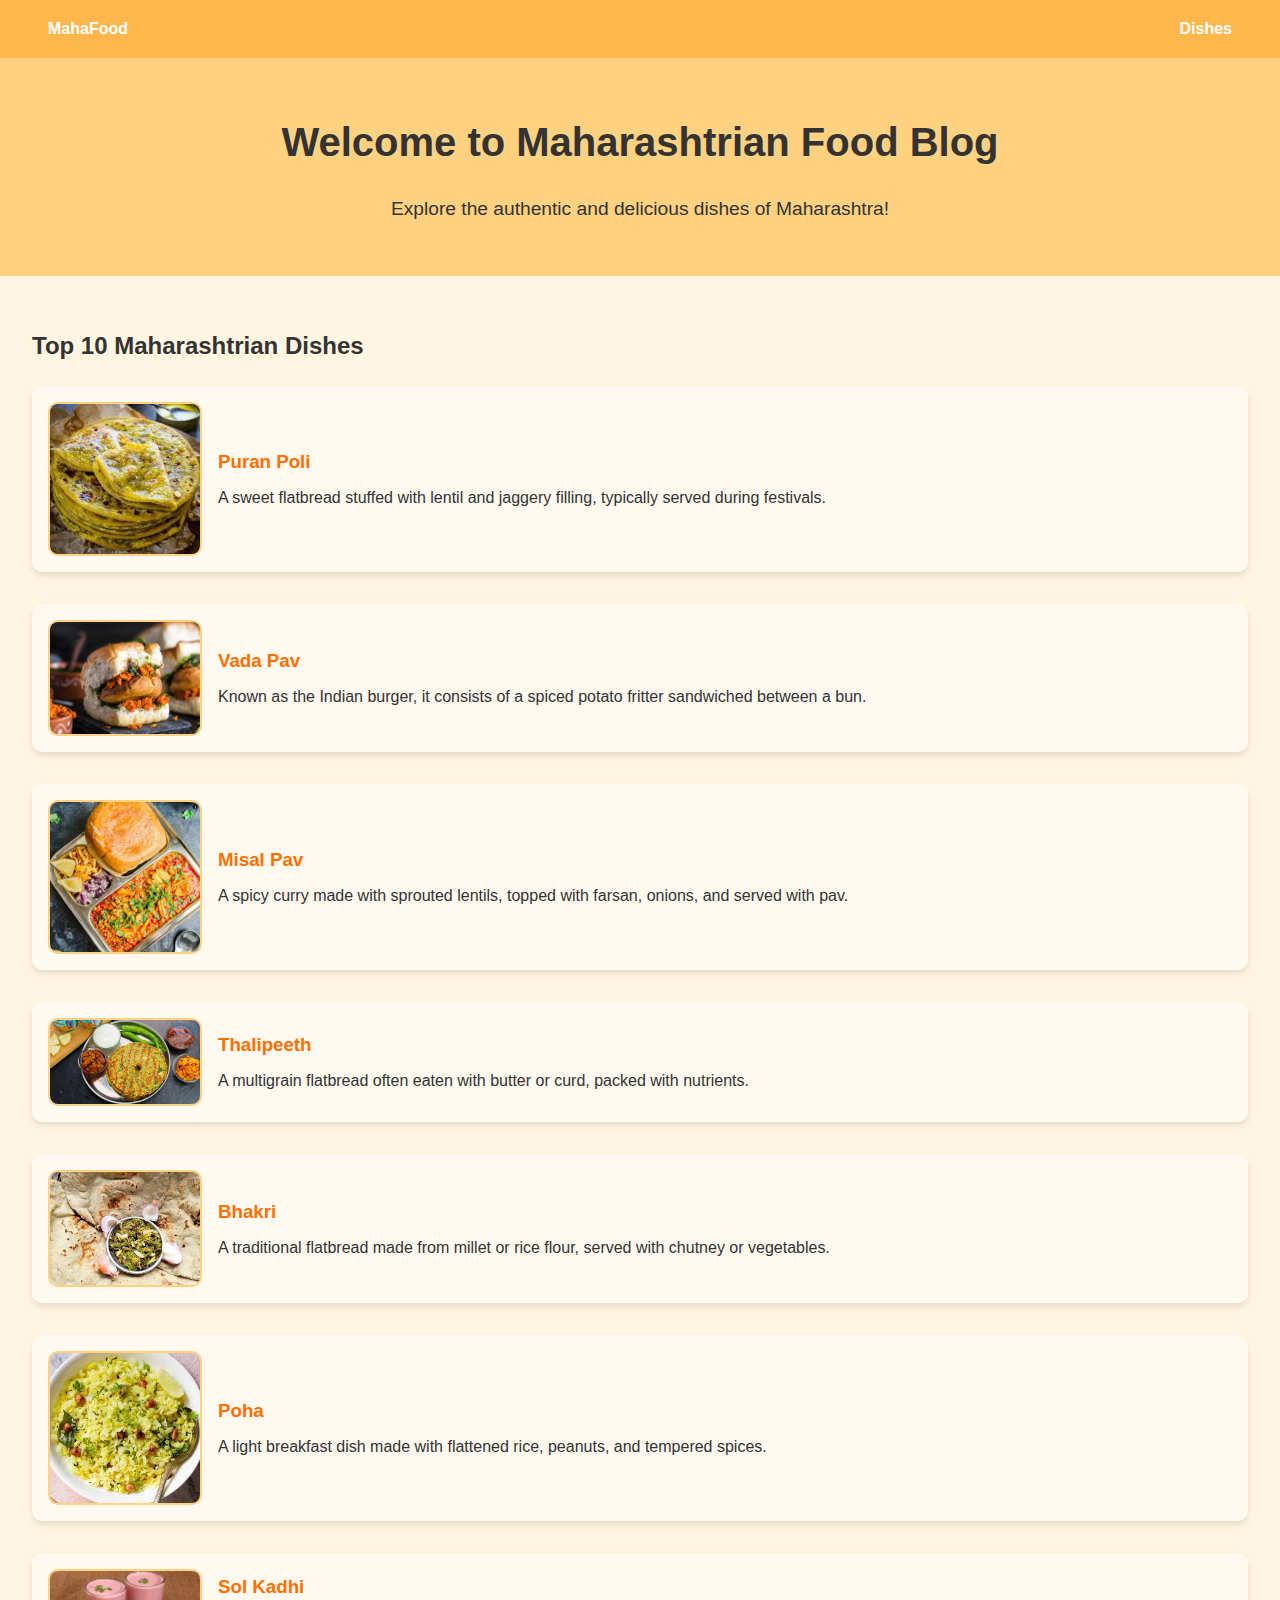
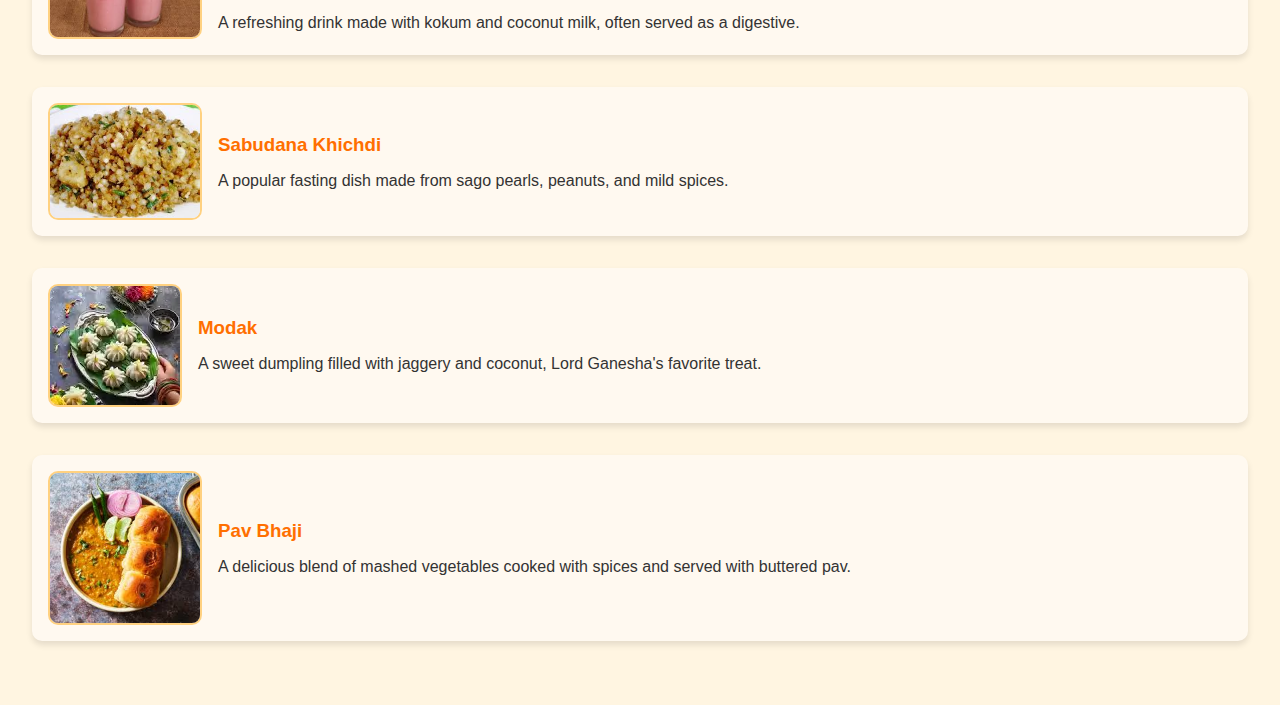
<file: index.html>
<!DOCTYPE html>
<html lang="en">
<head>
    <meta charset="UTF-8">
    <meta name="viewport" content="width=device-width, initial-scale=1.0">
    <title>Maharashtrian Food Blog</title>
    <link href="p1.css" rel="stylesheet">
</head>
<body>
    <nav>
        <div class="logo">
            <a href="#">MahaFood</a>
        </div>
        <div class="nav-links">
            <a href="#dishes">Dishes</a>
        </div>
    </nav>

    <header>
        <h1>Welcome to Maharashtrian Food Blog</h1>
        <p>Explore the authentic and delicious dishes of Maharashtra!</p>
    </header>

    <div class="content" id="dishes">
        <h2>Top 10 Maharashtrian Dishes</h2>
        <div class="dish">
            <img src="images-1.jpg" alt="Puran Poli">
            <div>
                <h3><a href="puranpoli.html">Puran Poli</a></h3>
                <p>A sweet flatbread stuffed with lentil and jaggery filling, typically served during festivals.</p>
            </div>
        </div>
        <div class="dish">
            <img src="Vada-Pav-500x375.jpg" alt="Vada Pav">
            <div>
                <h3><a href="vadapav.html">Vada Pav</a></h3>
                <p>Known as the Indian burger, it consists of a spiced potato fritter sandwiched between a bun.</p>
            </div>
        </div>
        <div class="dish">
            <img src="Misal-Pav-2-2-e1722869218662-720x720.webp" alt="Misal Pav">
            <div>
                <h3><a href="misal-pav.html">Misal Pav</a></h3>
                <p>A spicy curry made with sprouted lentils, topped with farsan, onions, and served with pav.</p>
            </div>
        </div>
        <div class="dish">
            <img src="download-1.jpg" alt="Thalipeeth">
            <div>
                <h3><a href="thalipeeth.html">Thalipeeth</a></h3>
                <p>A multigrain flatbread often eaten with butter or curd, packed with nutrients.</p>
            </div>
        </div>
        <div class="dish">
            <img src="download-2jpg.jpg" alt="Bhakri">
            <div>
                <h3><a href="bhakri.html">Bhakri</a></h3>
                <p>A traditional flatbread made from millet or rice flour, served with chutney or vegetables.</p>
            </div>
        </div>
        <div class="dish">
            <img src="download-4.jpg" alt="Poha">
            <div>
                <h3><a href="poha.html">Poha</a></h3>
                <p>A light breakfast dish made with flattened rice, peanuts, and tempered spices.</p>
            </div>
        </div>
        <div class="dish">
            <img src="download.jpeg" alt="Sol Kadhi">
            <div>
                <h3><a href="solk.html">Sol Kadhi</a></h3>
                <p>A refreshing drink made with kokum and coconut milk, often served as a digestive.</p>
            </div>
        </div>
        <div class="dish">
            <img src="download-3.jpg" alt="Sabudana Khichdi">
            <div>
                <h3><a href="sabu.html">Sabudana Khichdi</a></h3>
                <p>A popular fasting dish made from sago pearls, peanuts, and mild spices.</p>
            </div>
        </div>
        <div class="dish">
            <img src="download.webp" alt="Modak">
            <div>
                <h3><a href="modak.html">Modak</a></h3>
                <p>A sweet dumpling filled with jaggery and coconut, Lord Ganesha's favorite treat.</p>
            </div>
        </div>
        <div class="dish">
            <img src="pav bhaji.jpg" alt="Pav Bhaji">
            <div>
                <h3><a href="pavbhaji.html">Pav Bhaji</a></h3>
                <p>A delicious blend of mashed vegetables cooked with spices and served with buttered pav.</p>
            </div>
        </div>
    </div>
</body>
</html>
</file>
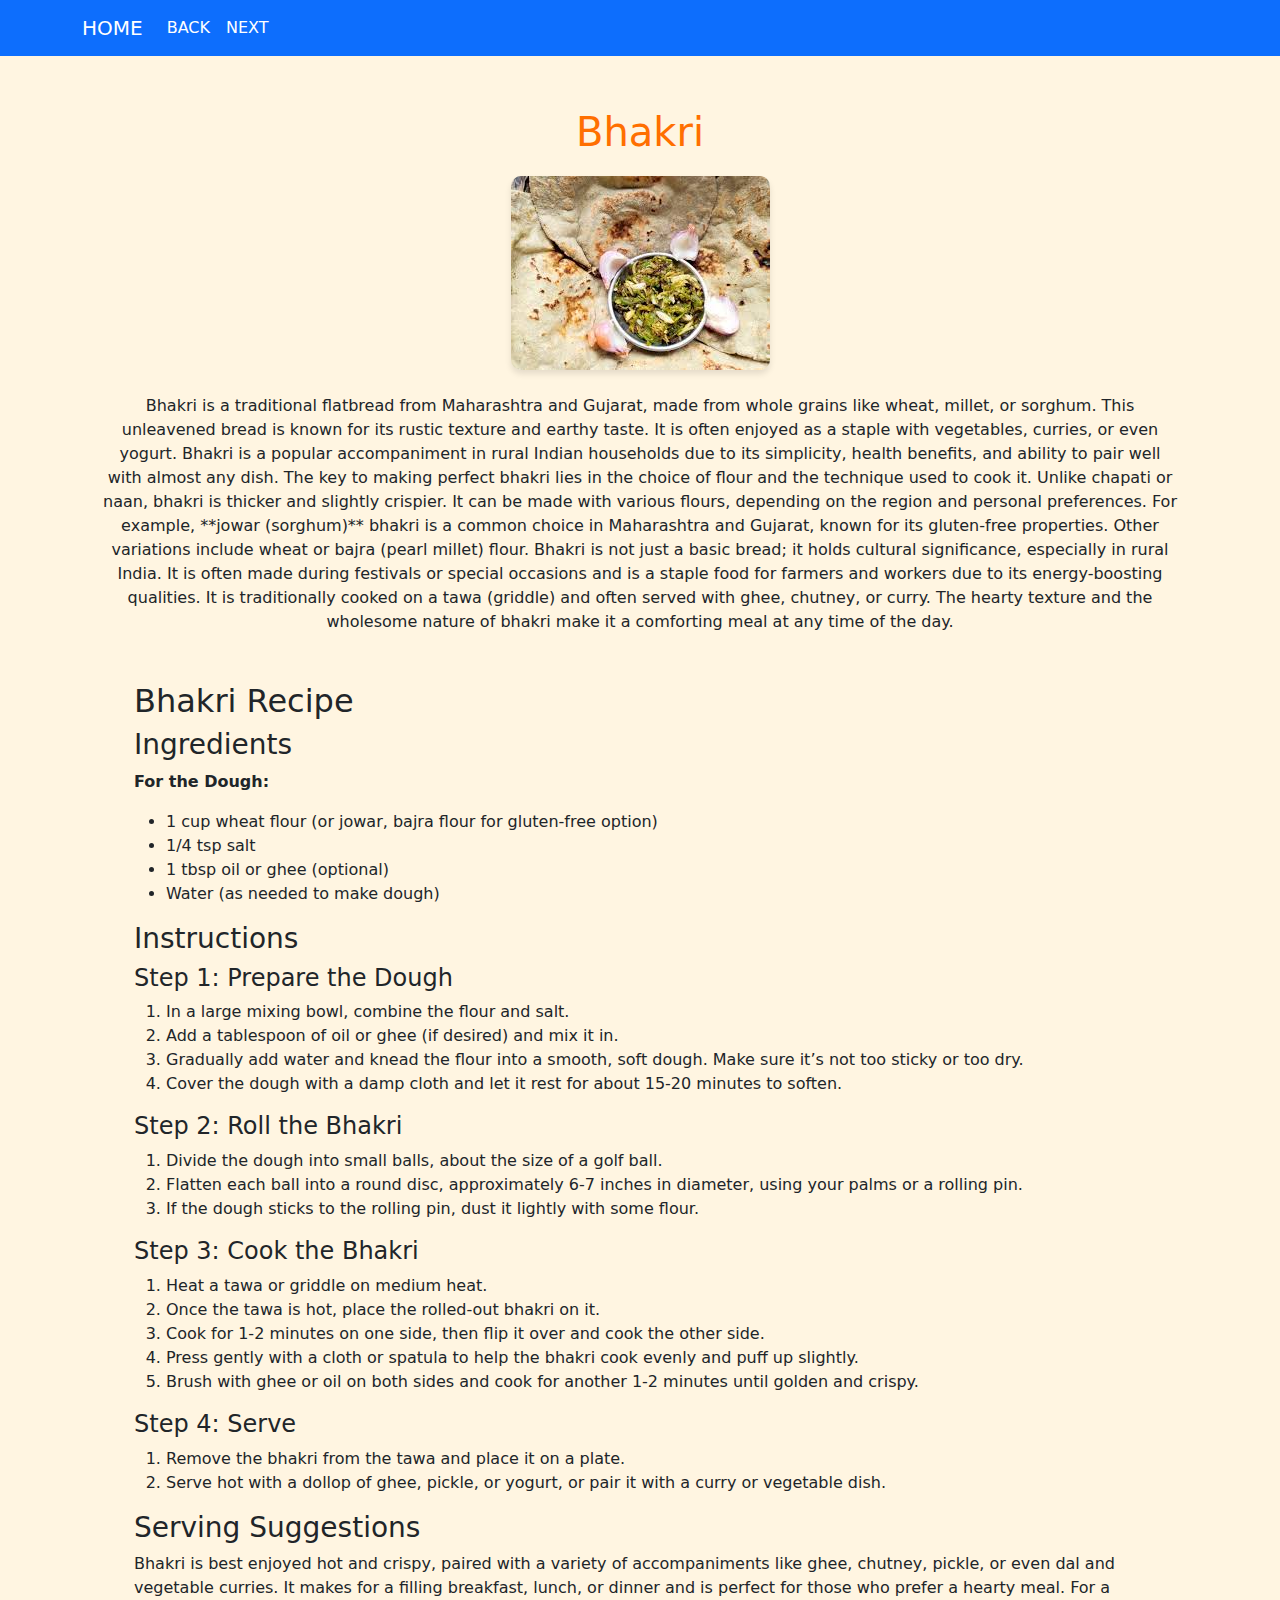
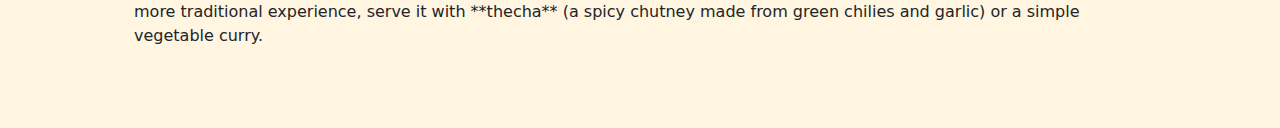
<file: bhakri.html>
<!DOCTYPE html>
<html lang="en">
<head>
    <meta charset="UTF-8">
    <meta name="viewport" content="width=device-width, initial-scale=1.0">
    <title>Bhakri Recipe</title>
    <link href="https://cdn.jsdelivr.net/npm/bootstrap@5.3.0-alpha1/dist/css/bootstrap.min.css" rel="stylesheet">
    <style>
        body {
            background-color: #FFF5E1;
        }

        header {
            text-align: center;
            margin: 20px 0;
        }

        header h1 {
            color: #FF6F00;
        }

        .recipe-image {
            max-width: 100%;
            height: auto;
            border-radius: 10px;
            box-shadow: 0 4px 6px rgba(0, 0, 0, 0.1);
        }

        .content {
            padding: 2em;
        }

        nav {
            position: sticky;
            top: 0;
            z-index: 1100;
        }
    </style>
</head>
<body>

    <!-- Navbar -->
    <nav class="navbar navbar-expand-lg navbar-dark bg-primary">
        <div class="container">
            <a class="navbar-brand" href="index.html">HOME</a>
            <button class="navbar-toggler" type="button" data-bs-toggle="collapse" data-bs-target="#navbarNav" aria-controls="navbarNav" aria-expanded="false" aria-label="Toggle navigation">
                <span class="navbar-toggler-icon"></span>
            </button>
            <div class="collapse navbar-collapse" id="navbarNav">
                <ul class="navbar-nav">
                    <li class="nav-item">
                        <a class="nav-link active" href="thalipeeth.html">BACK</a>
                    </li>
                    <li class="nav-item">
                        <a class="nav-link active" href="poha.html">NEXT</a>
                    </li>
                </ul>
            </div>
        </div>
    </nav>

    <!-- Content Section -->
    <div class="container content">
        <header>
            <h1>Bhakri</h1>
        </header>
        <div class="text-center">
            <img src="download-2jpg.jpg" alt="Bhakri" class="recipe-image">
        </div>
        <p class="mt-4 text-center">
            Bhakri is a traditional flatbread from Maharashtra and Gujarat, made from whole grains like wheat, millet, or sorghum. This unleavened bread is known for its rustic texture and earthy taste. It is often enjoyed as a staple with vegetables, curries, or even yogurt. Bhakri is a popular accompaniment in rural Indian households due to its simplicity, health benefits, and ability to pair well with almost any dish.

            The key to making perfect bhakri lies in the choice of flour and the technique used to cook it. Unlike chapati or naan, bhakri is thicker and slightly crispier. It can be made with various flours, depending on the region and personal preferences. For example, **jowar (sorghum)** bhakri is a common choice in Maharashtra and Gujarat, known for its gluten-free properties. Other variations include wheat or bajra (pearl millet) flour.

            Bhakri is not just a basic bread; it holds cultural significance, especially in rural India. It is often made during festivals or special occasions and is a staple food for farmers and workers due to its energy-boosting qualities. It is traditionally cooked on a tawa (griddle) and often served with ghee, chutney, or curry. The hearty texture and the wholesome nature of bhakri make it a comforting meal at any time of the day.
        </p>

        <div class="container content">
            <h2>Bhakri Recipe</h2>

            <h3>Ingredients</h3>
            <p><strong>For the Dough:</strong></p>
            <ul>
                <li>1 cup wheat flour (or jowar, bajra flour for gluten-free option)</li>
                <li>1/4 tsp salt</li>
                <li>1 tbsp oil or ghee (optional)</li>
                <li>Water (as needed to make dough)</li>
            </ul>

            <h3>Instructions</h3>
            <h4>Step 1: Prepare the Dough</h4>
            <ol>
                <li>In a large mixing bowl, combine the flour and salt.</li>
                <li>Add a tablespoon of oil or ghee (if desired) and mix it in.</li>
                <li>Gradually add water and knead the flour into a smooth, soft dough. Make sure it’s not too sticky or too dry.</li>
                <li>Cover the dough with a damp cloth and let it rest for about 15-20 minutes to soften.</li>
            </ol>

            <h4>Step 2: Roll the Bhakri</h4>
            <ol>
                <li>Divide the dough into small balls, about the size of a golf ball.</li>
                <li>Flatten each ball into a round disc, approximately 6-7 inches in diameter, using your palms or a rolling pin.</li>
                <li>If the dough sticks to the rolling pin, dust it lightly with some flour.</li>
            </ol>

            <h4>Step 3: Cook the Bhakri</h4>
            <ol>
                <li>Heat a tawa or griddle on medium heat.</li>
                <li>Once the tawa is hot, place the rolled-out bhakri on it.</li>
                <li>Cook for 1-2 minutes on one side, then flip it over and cook the other side.</li>
                <li>Press gently with a cloth or spatula to help the bhakri cook evenly and puff up slightly.</li>
                <li>Brush with ghee or oil on both sides and cook for another 1-2 minutes until golden and crispy.</li>
            </ol>

            <h4>Step 4: Serve</h4>
            <ol>
                <li>Remove the bhakri from the tawa and place it on a plate.</li>
                <li>Serve hot with a dollop of ghee, pickle, or yogurt, or pair it with a curry or vegetable dish.</li>
            </ol>

            <h3>Serving Suggestions</h3>
            <p>
                Bhakri is best enjoyed hot and crispy, paired with a variety of accompaniments like ghee, chutney, pickle, or even dal and vegetable curries. It makes for a filling breakfast, lunch, or dinner and is perfect for those who prefer a hearty meal. For a more traditional experience, serve it with **thecha** (a spicy chutney made from green chilies and garlic) or a simple vegetable curry.
            </p>
        </div>
    </div>

    <!-- Bootstrap 5 JS and Popper.js -->
    <script src="https://cdn.jsdelivr.net/npm/@popperjs/core@2.11.6/dist/umd/popper.min.js"></script>
    <script src="https://cdn.jsdelivr.net/npm/bootstrap@5.3.0-alpha1/dist/js/bootstrap.min.js"></script>
</body>
</html>
</file>
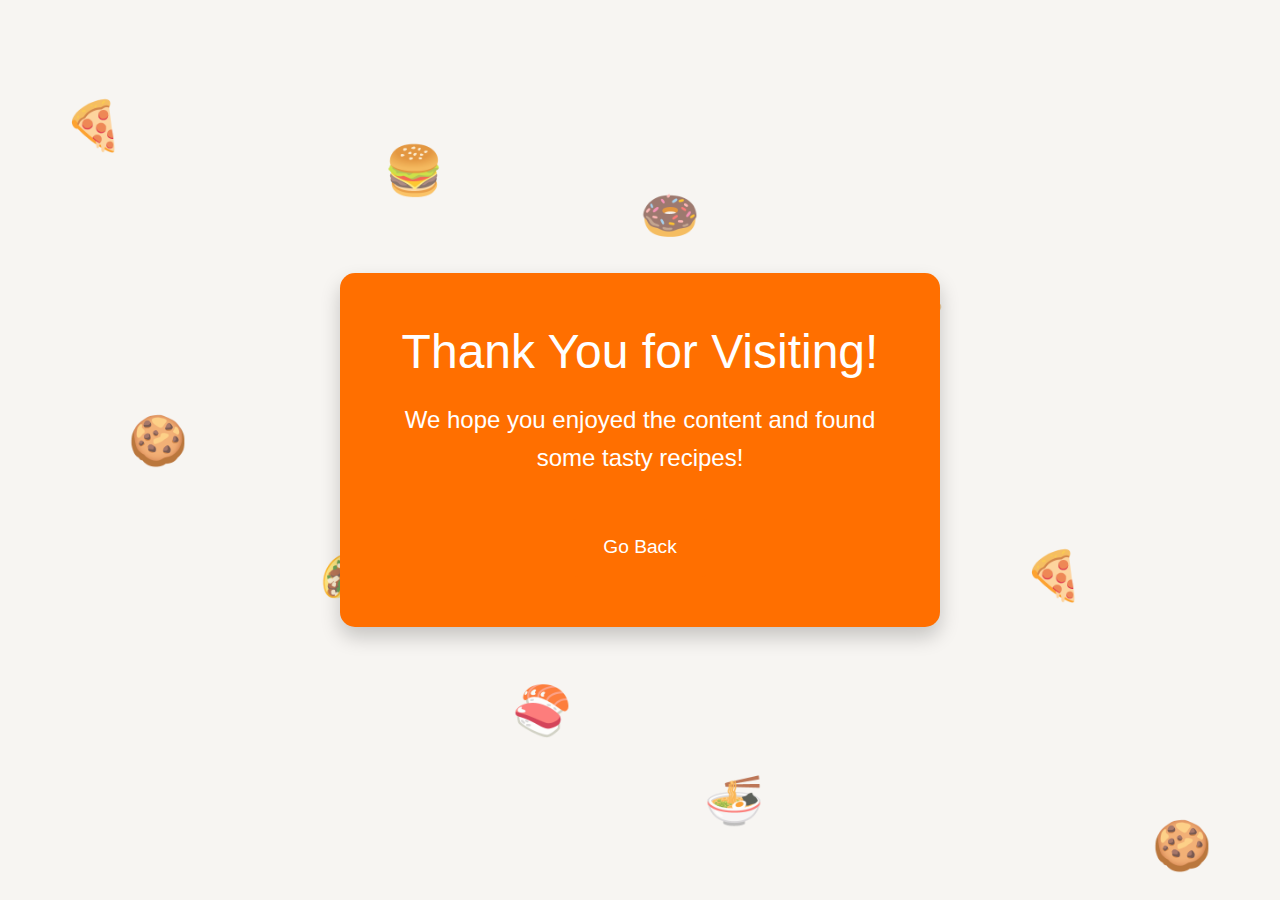
<file: last.html>
<!DOCTYPE html>
<html lang="en">
<head>
    <meta charset="UTF-8">
    <meta name="viewport" content="width=device-width, initial-scale=1.0">
    <title>Thank You for Visiting!</title>
    <link href="https://cdn.jsdelivr.net/npm/bootstrap@5.3.0-alpha1/dist/css/bootstrap.min.css" rel="stylesheet">
    <style>
        body {
            background-color: #F7F5F2;
            font-family: 'Arial', sans-serif;
            margin: 0;
            padding: 0;
            overflow: hidden;
            display: flex;
            justify-content: center;
            align-items: center;
            height: 100vh;
            position: relative;
        }

        /* Framed container for the thank you message */
        .thank-you-container {
            text-align: center;
            padding: 50px 40px;
            background-color: #FF6F00;
            border-radius: 15px;
            box-shadow: 0 10px 20px rgba(0, 0, 0, 0.2);
            color: white;
            z-index: 10;
            max-width: 600px;
            width: 100%;
            animation: fadeIn 2s ease-in-out;
        }

        .thank-you-container h1 {
            font-size: 3em;
            margin-bottom: 20px;
            animation: bounce 2s infinite;
        }

        .thank-you-container p {
            font-size: 1.5em;
            margin-top: 10px;
            margin-bottom: 20px;
            line-height: 1.6;
        }

        .btn {
            background-color: #FF6F00;
            color: white;
            font-size: 1.2em;
            border: none;
            padding: 15px 30px;
            cursor: pointer;
            border-radius: 5px;
            transition: background-color 0.3s;
            margin-top: 20px;
        }

        .btn:hover {
            background-color: #FF8F00;
        }

        /* Keyframes for Bouncing Text */
        @keyframes bounce {
            0%, 100% {
                transform: translateY(0);
            }
            50% {
                transform: translateY(-20px);
            }
        }

        /* Fade-in effect for the whole container */
        @keyframes fadeIn {
            0% {
                opacity: 0;
            }
            100% {
                opacity: 1;
            }
        }

        /* Creating Random Floating Food Emojis */
        .emoji {
            position: absolute;
            font-size: 3rem;
            opacity: 0.8;
            animation: float 10s linear infinite;
            pointer-events: none; /* Prevent emojis from blocking clicks */
        }

        @keyframes float {
            0% {
                transform: translateX(0) translateY(0);
            }
            50% {
                transform: translateX(200px) translateY(100px);
            }
            100% {
                transform: translateX(-200px) translateY(-100px);
            }
        }

        /* Randomized duration for each emoji */
        .emoji:nth-child(odd) {
            animation-duration: 15s;
        }

        .emoji:nth-child(even) {
            animation-duration: 20s;
        }

        /* Ensuring emojis appear at different sizes and positions */
        .emoji:nth-child(1) {
            top: 10%;
            left: 5%;
        }

        .emoji:nth-child(2) {
            top: 15%;
            left: 30%;
        }

        .emoji:nth-child(3) {
            top: 20%;
            left: 50%;
        }

        .emoji:nth-child(4) {
            top: 30%;
            left: 70%;
        }

        .emoji:nth-child(5) {
            top: 45%;
            left: 10%;
        }

        .emoji:nth-child(6) {
            top: 60%;
            left: 25%;
        }

        .emoji:nth-child(7) {
            top: 75%;
            left: 40%;
        }

        .emoji:nth-child(8) {
            top: 85%;
            left: 55%;
        }

        .emoji:nth-child(9) {
            top: 60%;
            left: 80%;
        }

        .emoji:nth-child(10) {
            top: 90%;
            left: 90%;
        }
    </style>
</head>
<body>

    <!-- Background Food Emojis -->
    <div class="emoji">🍕</div>
    <div class="emoji">🍔</div>
    <div class="emoji">🍩</div>
    <div class="emoji">🍦</div>
    <div class="emoji">🍪</div>
    <div class="emoji">🌮</div>
    <div class="emoji">🍣</div>
    <div class="emoji">🍜</div>
    <div class="emoji">🍕</div>
    <div class="emoji">🍪</div>

    <!-- Thank You Container -->
    <div class="thank-you-container">
        <h1>Thank You for Visiting!</h1>
        <p>We hope you enjoyed the content and found some tasty recipes!</p>
        <a href="index.html" class="btn">Go Back</a>
    </div>

    <script>
        function goBack() {
            window.history.back();
        }
    </script>

</body>
</html>
</file>
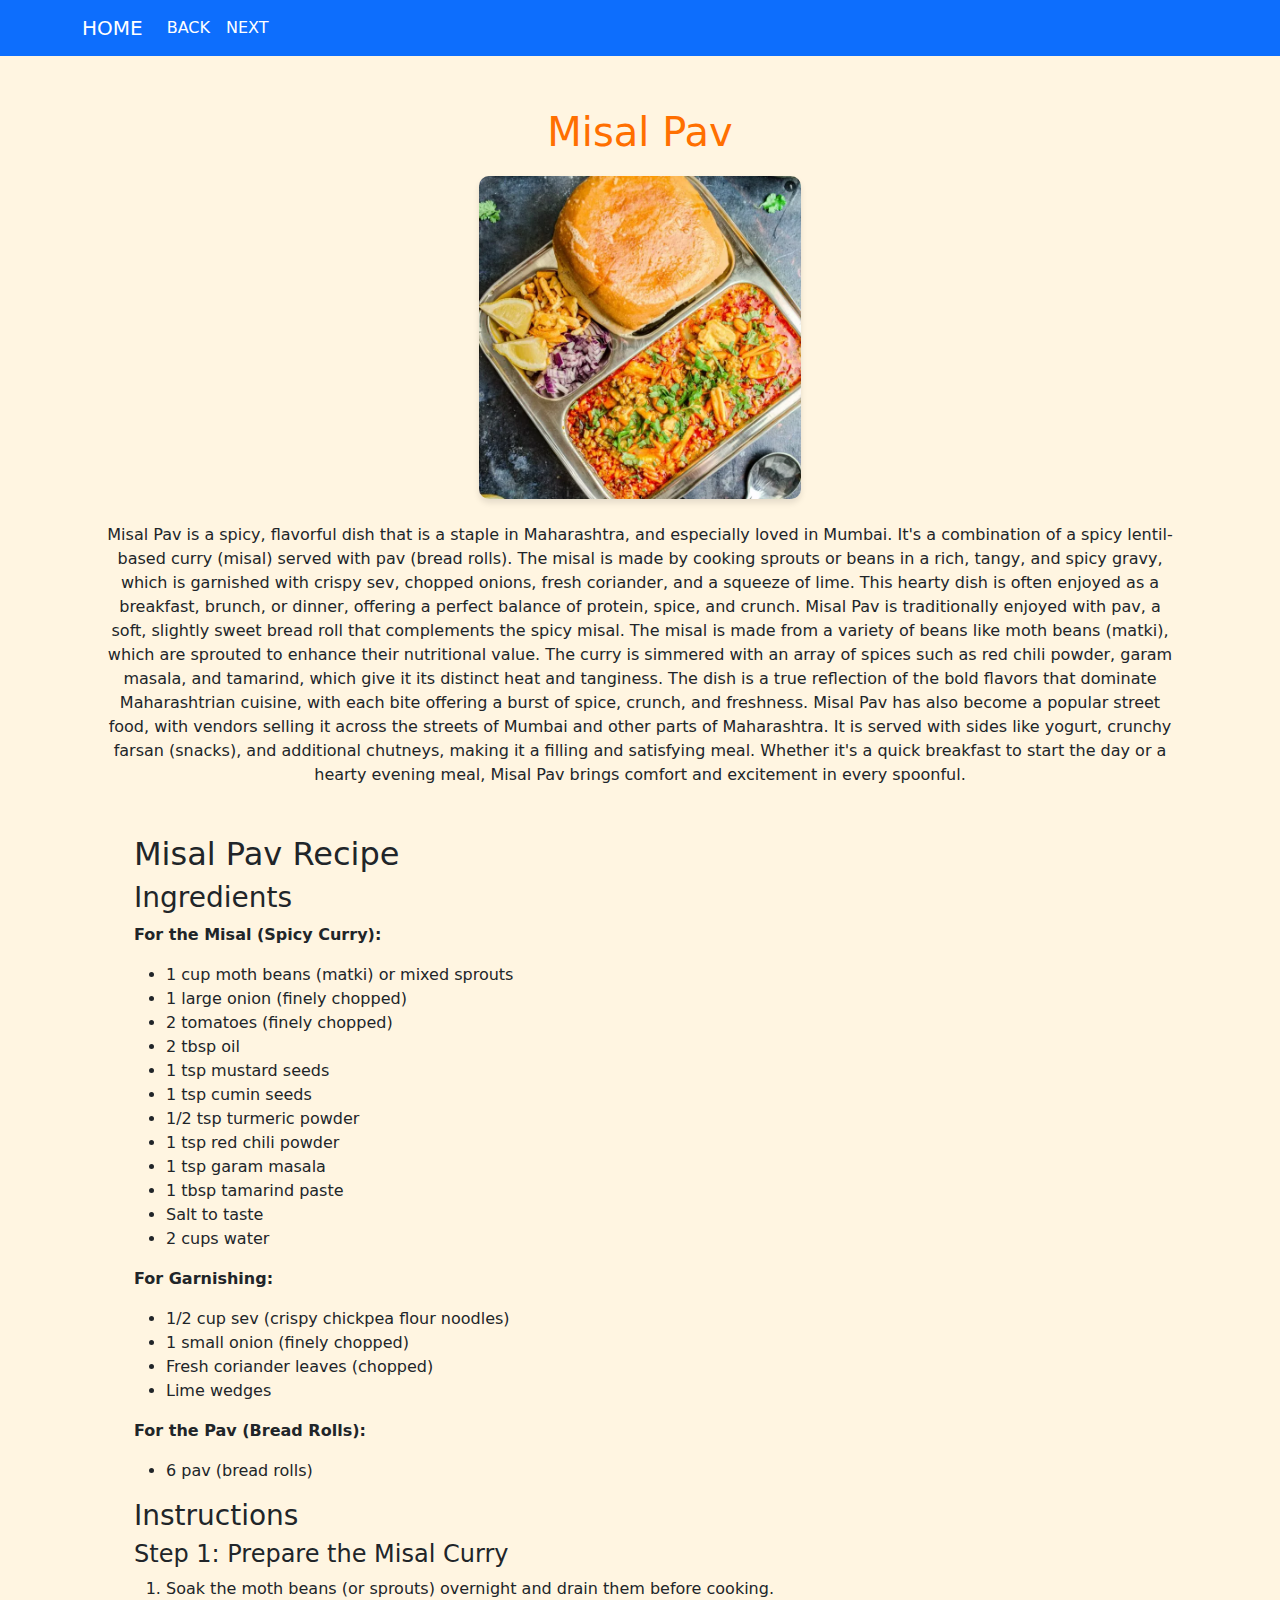
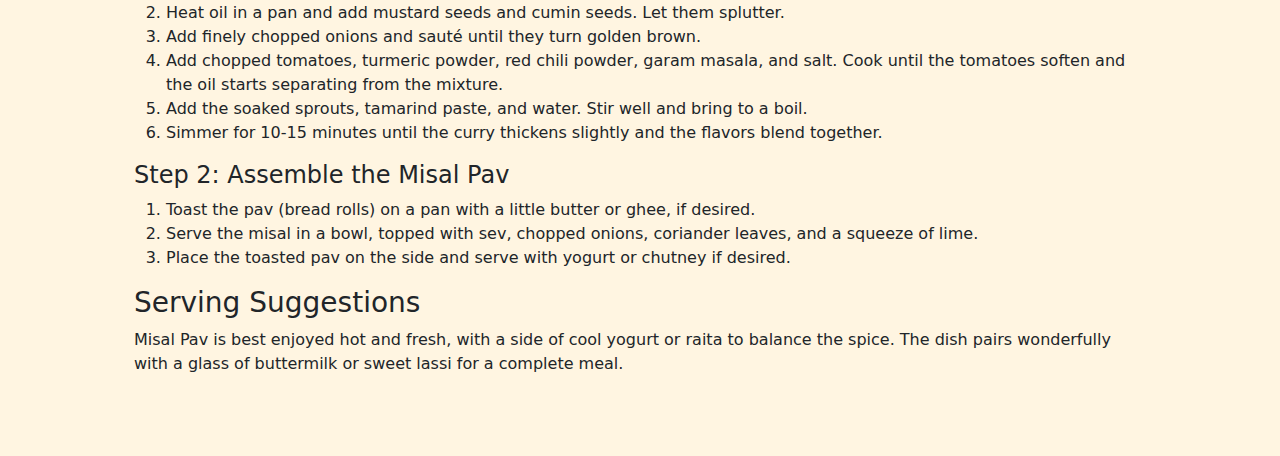
<file: misal-pav.html>
<!DOCTYPE html>
<html lang="en">
<head>
    <meta charset="UTF-8">
    <meta name="viewport" content="width=device-width, initial-scale=1.0">
    <title>Misal Pav Recipe</title>
    <link href="https://cdn.jsdelivr.net/npm/bootstrap@5.3.0-alpha1/dist/css/bootstrap.min.css" rel="stylesheet">
    <style>
        body {
            background-color: #FFF5E1;
        }

        header {
            text-align: center;
            margin: 20px 0;
        }

        header h1 {
            color: #FF6F00;
        }

        .recipe-image {
            max-width: 30%;
            height: auto;
            border-radius: 10px;
            box-shadow: 0 4px 6px rgba(0, 0, 0, 0.1);
        }

        .content {
            padding: 2em;
        }

        nav {
            position: sticky;
            top: 0;
            z-index: 1100;
        }
    </style>
</head>
<body>

    <!-- Navbar -->
    <nav class="navbar navbar-expand-lg navbar-dark bg-primary">
        <div class="container">
            <a class="navbar-brand" href="index.html">HOME</a>
            <button class="navbar-toggler" type="button" data-bs-toggle="collapse" data-bs-target="#navbarNav" aria-controls="navbarNav" aria-expanded="false" aria-label="Toggle navigation">
                <span class="navbar-toggler-icon"></span>
            </button>
            <div class="collapse navbar-collapse" id="navbarNav">
                <ul class="navbar-nav">
                    <li class="nav-item">
                        <a class="nav-link active" href="vadapav.html">BACK</a>
                    </li>
                    <li class="nav-item">
                        <a class="nav-link active" href="thalipeeth.html">NEXT</a>
                    </li>
                </ul>
            </div>
        </div>
    </nav>

    <!-- Content Section -->
    <div class="container content">
        <header>
            <h1>Misal Pav</h1>
        </header>
        <div class="text-center">
            <img src="Misal-Pav-2-2-e1722869218662-720x720.webp" alt="Misal Pav" class="recipe-image">
        </div>
        <p class="mt-4 text-center">
            Misal Pav is a spicy, flavorful dish that is a staple in Maharashtra, and especially loved in Mumbai. It's a combination of a spicy lentil-based curry (misal) served with pav (bread rolls). The misal is made by cooking sprouts or beans in a rich, tangy, and spicy gravy, which is garnished with crispy sev, chopped onions, fresh coriander, and a squeeze of lime. This hearty dish is often enjoyed as a breakfast, brunch, or dinner, offering a perfect balance of protein, spice, and crunch.

            Misal Pav is traditionally enjoyed with pav, a soft, slightly sweet bread roll that complements the spicy misal. The misal is made from a variety of beans like moth beans (matki), which are sprouted to enhance their nutritional value. The curry is simmered with an array of spices such as red chili powder, garam masala, and tamarind, which give it its distinct heat and tanginess. The dish is a true reflection of the bold flavors that dominate Maharashtrian cuisine, with each bite offering a burst of spice, crunch, and freshness.

            Misal Pav has also become a popular street food, with vendors selling it across the streets of Mumbai and other parts of Maharashtra. It is served with sides like yogurt, crunchy farsan (snacks), and additional chutneys, making it a filling and satisfying meal. Whether it's a quick breakfast to start the day or a hearty evening meal, Misal Pav brings comfort and excitement in every spoonful.
        </p>

        <div class="container content">
            <h2>Misal Pav Recipe</h2>

            <h3>Ingredients</h3>
            <p><strong>For the Misal (Spicy Curry):</strong></p>
            <ul>
                <li>1 cup moth beans (matki) or mixed sprouts</li>
                <li>1 large onion (finely chopped)</li>
                <li>2 tomatoes (finely chopped)</li>
                <li>2 tbsp oil</li>
                <li>1 tsp mustard seeds</li>
                <li>1 tsp cumin seeds</li>
                <li>1/2 tsp turmeric powder</li>
                <li>1 tsp red chili powder</li>
                <li>1 tsp garam masala</li>
                <li>1 tbsp tamarind paste</li>
                <li>Salt to taste</li>
                <li>2 cups water</li>
            </ul>
            <p><strong>For Garnishing:</strong></p>
            <ul>
                <li>1/2 cup sev (crispy chickpea flour noodles)</li>
                <li>1 small onion (finely chopped)</li>
                <li>Fresh coriander leaves (chopped)</li>
                <li>Lime wedges</li>
            </ul>
            <p><strong>For the Pav (Bread Rolls):</strong></p>
            <ul>
                <li>6 pav (bread rolls)</li>
            </ul>

            <h3>Instructions</h3>
            <h4>Step 1: Prepare the Misal Curry</h4>
            <ol>
                <li>Soak the moth beans (or sprouts) overnight and drain them before cooking.</li>
                <li>Heat oil in a pan and add mustard seeds and cumin seeds. Let them splutter.</li>
                <li>Add finely chopped onions and sauté until they turn golden brown.</li>
                <li>Add chopped tomatoes, turmeric powder, red chili powder, garam masala, and salt. Cook until the tomatoes soften and the oil starts separating from the mixture.</li>
                <li>Add the soaked sprouts, tamarind paste, and water. Stir well and bring to a boil.</li>
                <li>Simmer for 10-15 minutes until the curry thickens slightly and the flavors blend together.</li>
            </ol>

            <h4>Step 2: Assemble the Misal Pav</h4>
            <ol>
                <li>Toast the pav (bread rolls) on a pan with a little butter or ghee, if desired.</li>
                <li>Serve the misal in a bowl, topped with sev, chopped onions, coriander leaves, and a squeeze of lime.</li>
                <li>Place the toasted pav on the side and serve with yogurt or chutney if desired.</li>
            </ol>

            <h3>Serving Suggestions</h3>
            <p>
                Misal Pav is best enjoyed hot and fresh, with a side of cool yogurt or raita to balance the spice. The dish pairs wonderfully with a glass of buttermilk or sweet lassi for a complete meal.
            </p>
        </div>
    </div>

    <!-- Bootstrap 5 JS and Popper.js -->
    <script src="https://cdn.jsdelivr.net/npm/@popperjs/core@2.11.6/dist/umd/popper.min.js"></script>
    <script src="https://cdn.jsdelivr.net/npm/bootstrap@5.3.0-alpha1/dist/js/bootstrap.min.js"></script>
</body>
</html>
</file>
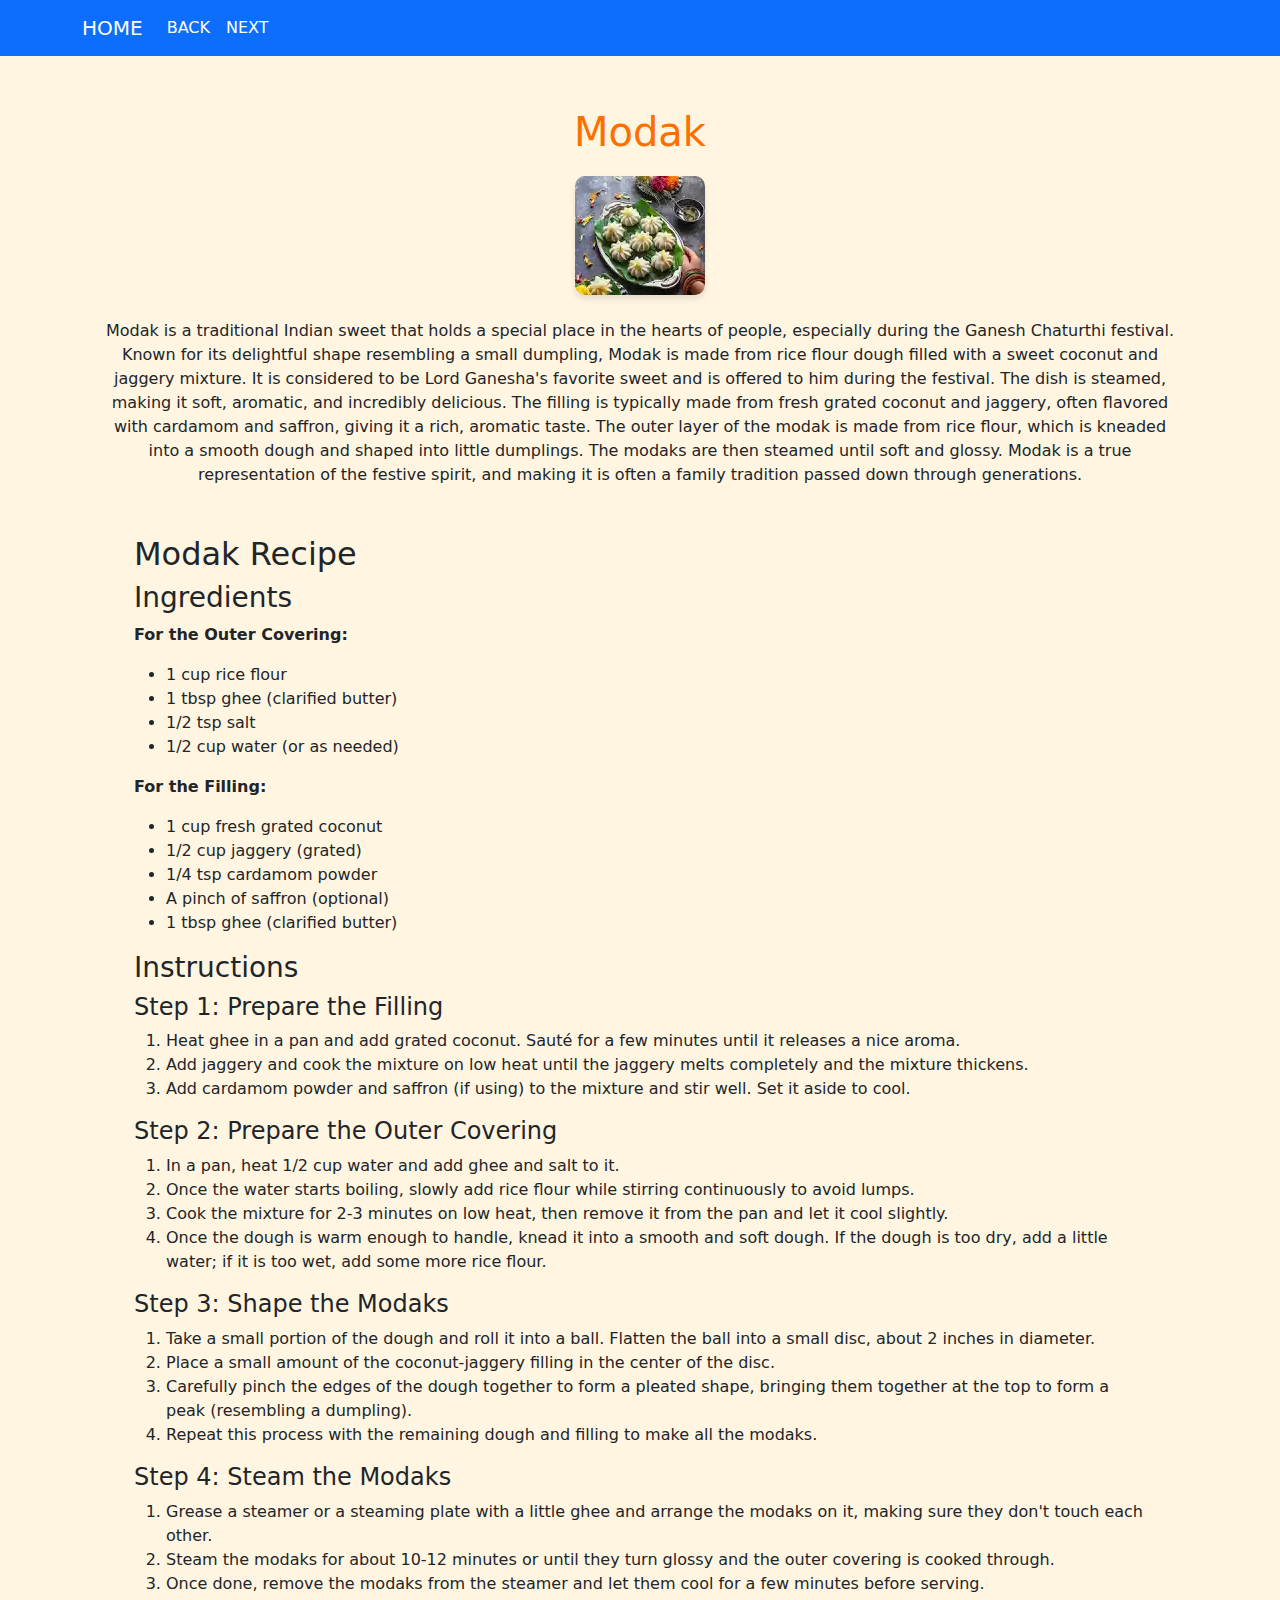
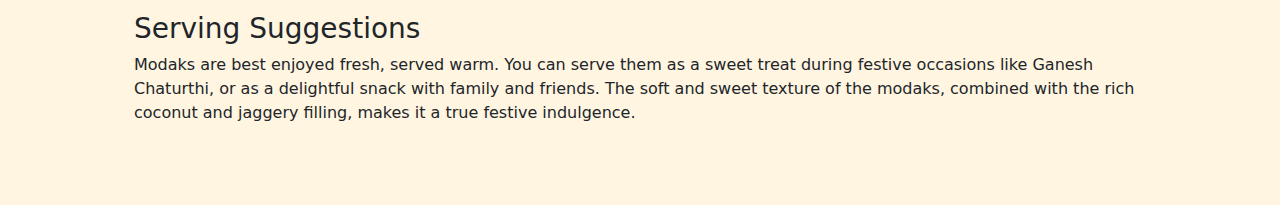
<file: modak.html>
<!DOCTYPE html>
<html lang="en">
<head>
    <meta charset="UTF-8">
    <meta name="viewport" content="width=device-width, initial-scale=1.0">
    <title>Modak Recipe</title>
    <link href="https://cdn.jsdelivr.net/npm/bootstrap@5.3.0-alpha1/dist/css/bootstrap.min.css" rel="stylesheet">
    <style>
        body {
            background-color: #FFF5E1;
        }

        header {
            text-align: center;
            margin: 20px 0;
        }

        header h1 {
            color: #FF6F00;
        }

        .recipe-image {
            max-width: 100%;
            height: auto;
            border-radius: 10px;
            box-shadow: 0 4px 6px rgba(0, 0, 0, 0.1);
        }

        .content {
            padding: 2em;
        }

        nav {
            position: sticky;
            top: 0;
            z-index: 1100;
        }
    </style>
</head>
<body>

    <!-- Navbar -->
    <nav class="navbar navbar-expand-lg navbar-dark bg-primary">
        <div class="container">
            <a class="navbar-brand" href="index.html">HOME</a>
            <button class="navbar-toggler" type="button" data-bs-toggle="collapse" data-bs-target="#navbarNav" aria-controls="navbarNav" aria-expanded="false" aria-label="Toggle navigation">
                <span class="navbar-toggler-icon"></span>
            </button>
            <div class="collapse navbar-collapse" id="navbarNav">
                <ul class="navbar-nav">
                    <li class="nav-item">
                        <a class="nav-link active" href="sabu.html">BACK</a>
                    </li>
                    <li class="nav-item">
                        <a class="nav-link active" href="pavbhaji.html">NEXT</a>
                    </li>
                </ul>
            </div>
        </div>
    </nav>

    <!-- Content Section -->
    <div class="container content">
        <header>
            <h1>Modak</h1>
        </header>
        <div class="text-center">
            <img src="download.webp" alt="Modak" class="recipe-image">
        </div>
        <p class="mt-4 text-center">
            Modak is a traditional Indian sweet that holds a special place in the hearts of people, especially during the Ganesh Chaturthi festival. Known for its delightful shape resembling a small dumpling, Modak is made from rice flour dough filled with a sweet coconut and jaggery mixture. It is considered to be Lord Ganesha's favorite sweet and is offered to him during the festival. The dish is steamed, making it soft, aromatic, and incredibly delicious.

            The filling is typically made from fresh grated coconut and jaggery, often flavored with cardamom and saffron, giving it a rich, aromatic taste. The outer layer of the modak is made from rice flour, which is kneaded into a smooth dough and shaped into little dumplings. The modaks are then steamed until soft and glossy. Modak is a true representation of the festive spirit, and making it is often a family tradition passed down through generations.
        </p>

        <div class="container content">
            <h2>Modak Recipe</h2>

            <h3>Ingredients</h3>
            <p><strong>For the Outer Covering:</strong></p>
            <ul>
                <li>1 cup rice flour</li>
                <li>1 tbsp ghee (clarified butter)</li>
                <li>1/2 tsp salt</li>
                <li>1/2 cup water (or as needed)</li>
            </ul>
            <p><strong>For the Filling:</strong></p>
            <ul>
                <li>1 cup fresh grated coconut</li>
                <li>1/2 cup jaggery (grated)</li>
                <li>1/4 tsp cardamom powder</li>
                <li>A pinch of saffron (optional)</li>
                <li>1 tbsp ghee (clarified butter)</li>
            </ul>

            <h3>Instructions</h3>
            <h4>Step 1: Prepare the Filling</h4>
            <ol>
                <li>Heat ghee in a pan and add grated coconut. Sauté for a few minutes until it releases a nice aroma.</li>
                <li>Add jaggery and cook the mixture on low heat until the jaggery melts completely and the mixture thickens.</li>
                <li>Add cardamom powder and saffron (if using) to the mixture and stir well. Set it aside to cool.</li>
            </ol>

            <h4>Step 2: Prepare the Outer Covering</h4>
            <ol>
                <li>In a pan, heat 1/2 cup water and add ghee and salt to it.</li>
                <li>Once the water starts boiling, slowly add rice flour while stirring continuously to avoid lumps.</li>
                <li>Cook the mixture for 2-3 minutes on low heat, then remove it from the pan and let it cool slightly.</li>
                <li>Once the dough is warm enough to handle, knead it into a smooth and soft dough. If the dough is too dry, add a little water; if it is too wet, add some more rice flour.</li>
            </ol>

            <h4>Step 3: Shape the Modaks</h4>
            <ol>
                <li>Take a small portion of the dough and roll it into a ball. Flatten the ball into a small disc, about 2 inches in diameter.</li>
                <li>Place a small amount of the coconut-jaggery filling in the center of the disc.</li>
                <li>Carefully pinch the edges of the dough together to form a pleated shape, bringing them together at the top to form a peak (resembling a dumpling).</li>
                <li>Repeat this process with the remaining dough and filling to make all the modaks.</li>
            </ol>

            <h4>Step 4: Steam the Modaks</h4>
            <ol>
                <li>Grease a steamer or a steaming plate with a little ghee and arrange the modaks on it, making sure they don't touch each other.</li>
                <li>Steam the modaks for about 10-12 minutes or until they turn glossy and the outer covering is cooked through.</li>
                <li>Once done, remove the modaks from the steamer and let them cool for a few minutes before serving.</li>
            </ol>

            <h3>Serving Suggestions</h3>
            <p>
                Modaks are best enjoyed fresh, served warm. You can serve them as a sweet treat during festive occasions like Ganesh Chaturthi, or as a delightful snack with family and friends. The soft and sweet texture of the modaks, combined with the rich coconut and jaggery filling, makes it a true festive indulgence.
            </p>
        </div>
    </div>

    <!-- Bootstrap 5 JS and Popper.js -->
    <script src="https://cdn.jsdelivr.net/npm/@popperjs/core@2.11.6/dist/umd/popper.min.js"></script>
    <script src="https://cdn.jsdelivr.net/npm/bootstrap@5.3.0-alpha1/dist/js/bootstrap.min.js"></script>
</body>
</html>
</file>
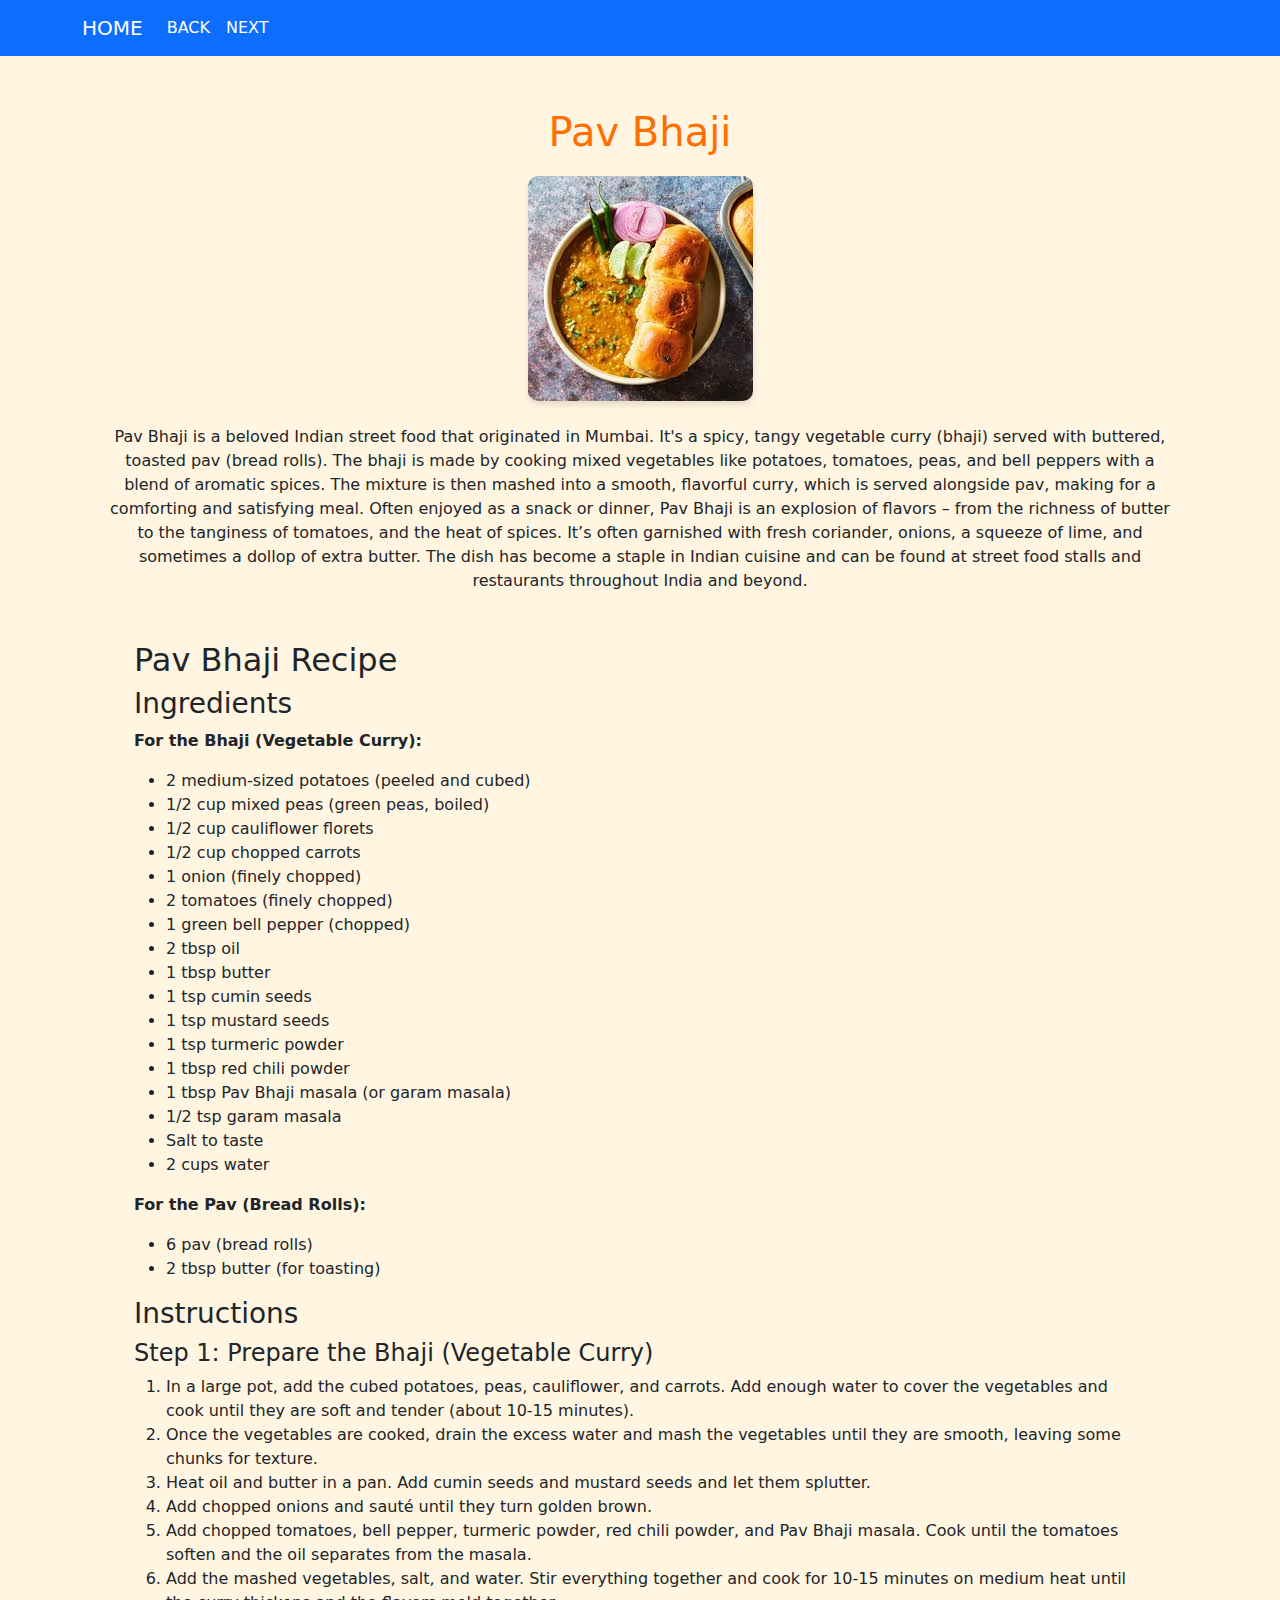
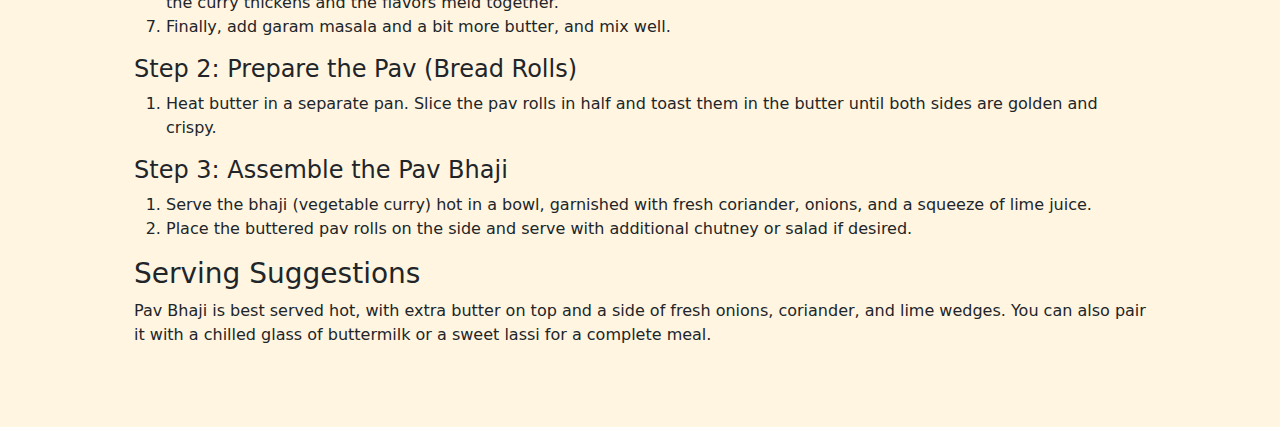
<file: pavbhaji.html>
<!DOCTYPE html>
<html lang="en">
<head>
    <meta charset="UTF-8">
    <meta name="viewport" content="width=device-width, initial-scale=1.0">
    <title>Pav Bhaji Recipe</title>
    <link href="https://cdn.jsdelivr.net/npm/bootstrap@5.3.0-alpha1/dist/css/bootstrap.min.css" rel="stylesheet">
    <style>
        body {
            background-color: #FFF5E1;
        }

        header {
            text-align: center;
            margin: 20px 0;
        }

        header h1 {
            color: #FF6F00;
        }

        .recipe-image {
            max-width: 100%;
            height: auto;
            border-radius: 10px;
            box-shadow: 0 4px 6px rgba(0, 0, 0, 0.1);
        }

        .content {
            padding: 2em;
        }

        nav {
            position: sticky;
            top: 0;
            z-index: 1100;
        }
    </style>
</head>
<body>

    <!-- Navbar -->
    <nav class="navbar navbar-expand-lg navbar-dark bg-primary">
        <div class="container">
            <a class="navbar-brand" href="index.html">HOME</a>
            <button class="navbar-toggler" type="button" data-bs-toggle="collapse" data-bs-target="#navbarNav" aria-controls="navbarNav" aria-expanded="false" aria-label="Toggle navigation">
                <span class="navbar-toggler-icon"></span>
            </button>
            <div class="collapse navbar-collapse" id="navbarNav">
                <ul class="navbar-nav">
                    <li class="nav-item">
                        <a class="nav-link active" href="modak.html">BACK</a>
                    </li>
                    <li class="nav-item">
                        <a class="nav-link active" href="last.html">NEXT</a>
                    </li>
                </ul>
            </div>
        </div>
    </nav>

    <!-- Content Section -->
    <div class="container content">
        <header>
            <h1>Pav Bhaji</h1>
        </header>
        <div class="text-center">
            <img src="pav bhaji.jpg" alt="Pav Bhaji" class="recipe-image">
        </div>
        <p class="mt-4 text-center">
            Pav Bhaji is a beloved Indian street food that originated in Mumbai. It's a spicy, tangy vegetable curry (bhaji) served with buttered, toasted pav (bread rolls). The bhaji is made by cooking mixed vegetables like potatoes, tomatoes, peas, and bell peppers with a blend of aromatic spices. The mixture is then mashed into a smooth, flavorful curry, which is served alongside pav, making for a comforting and satisfying meal.

            Often enjoyed as a snack or dinner, Pav Bhaji is an explosion of flavors – from the richness of butter to the tanginess of tomatoes, and the heat of spices. It’s often garnished with fresh coriander, onions, a squeeze of lime, and sometimes a dollop of extra butter. The dish has become a staple in Indian cuisine and can be found at street food stalls and restaurants throughout India and beyond.
        </p>

        <div class="container content">
            <h2>Pav Bhaji Recipe</h2>

            <h3>Ingredients</h3>
            <p><strong>For the Bhaji (Vegetable Curry):</strong></p>
            <ul>
                <li>2 medium-sized potatoes (peeled and cubed)</li>
                <li>1/2 cup mixed peas (green peas, boiled)</li>
                <li>1/2 cup cauliflower florets</li>
                <li>1/2 cup chopped carrots</li>
                <li>1 onion (finely chopped)</li>
                <li>2 tomatoes (finely chopped)</li>
                <li>1 green bell pepper (chopped)</li>
                <li>2 tbsp oil</li>
                <li>1 tbsp butter</li>
                <li>1 tsp cumin seeds</li>
                <li>1 tsp mustard seeds</li>
                <li>1 tsp turmeric powder</li>
                <li>1 tbsp red chili powder</li>
                <li>1 tbsp Pav Bhaji masala (or garam masala)</li>
                <li>1/2 tsp garam masala</li>
                <li>Salt to taste</li>
                <li>2 cups water</li>
            </ul>
            <p><strong>For the Pav (Bread Rolls):</strong></p>
            <ul>
                <li>6 pav (bread rolls)</li>
                <li>2 tbsp butter (for toasting)</li>
            </ul>

            <h3>Instructions</h3>
            <h4>Step 1: Prepare the Bhaji (Vegetable Curry)</h4>
            <ol>
                <li>In a large pot, add the cubed potatoes, peas, cauliflower, and carrots. Add enough water to cover the vegetables and cook until they are soft and tender (about 10-15 minutes).</li>
                <li>Once the vegetables are cooked, drain the excess water and mash the vegetables until they are smooth, leaving some chunks for texture.</li>
                <li>Heat oil and butter in a pan. Add cumin seeds and mustard seeds and let them splutter.</li>
                <li>Add chopped onions and sauté until they turn golden brown.</li>
                <li>Add chopped tomatoes, bell pepper, turmeric powder, red chili powder, and Pav Bhaji masala. Cook until the tomatoes soften and the oil separates from the masala.</li>
                <li>Add the mashed vegetables, salt, and water. Stir everything together and cook for 10-15 minutes on medium heat until the curry thickens and the flavors meld together.</li>
                <li>Finally, add garam masala and a bit more butter, and mix well.</li>
            </ol>

            <h4>Step 2: Prepare the Pav (Bread Rolls)</h4>
            <ol>
                <li>Heat butter in a separate pan. Slice the pav rolls in half and toast them in the butter until both sides are golden and crispy.</li>
            </ol>

            <h4>Step 3: Assemble the Pav Bhaji</h4>
            <ol>
                <li>Serve the bhaji (vegetable curry) hot in a bowl, garnished with fresh coriander, onions, and a squeeze of lime juice.</li>
                <li>Place the buttered pav rolls on the side and serve with additional chutney or salad if desired.</li>
            </ol>

            <h3>Serving Suggestions</h3>
            <p>
                Pav Bhaji is best served hot, with extra butter on top and a side of fresh onions, coriander, and lime wedges. You can also pair it with a chilled glass of buttermilk or a sweet lassi for a complete meal.
            </p>
        </div>
    </div>

    <!-- Bootstrap 5 JS and Popper.js -->
    <script src="https://cdn.jsdelivr.net/npm/@popperjs/core@2.11.6/dist/umd/popper.min.js"></script>
    <script src="https://cdn.jsdelivr.net/npm/bootstrap@5.3.0-alpha1/dist/js/bootstrap.min.js"></script>
</body>
</html>
</file>
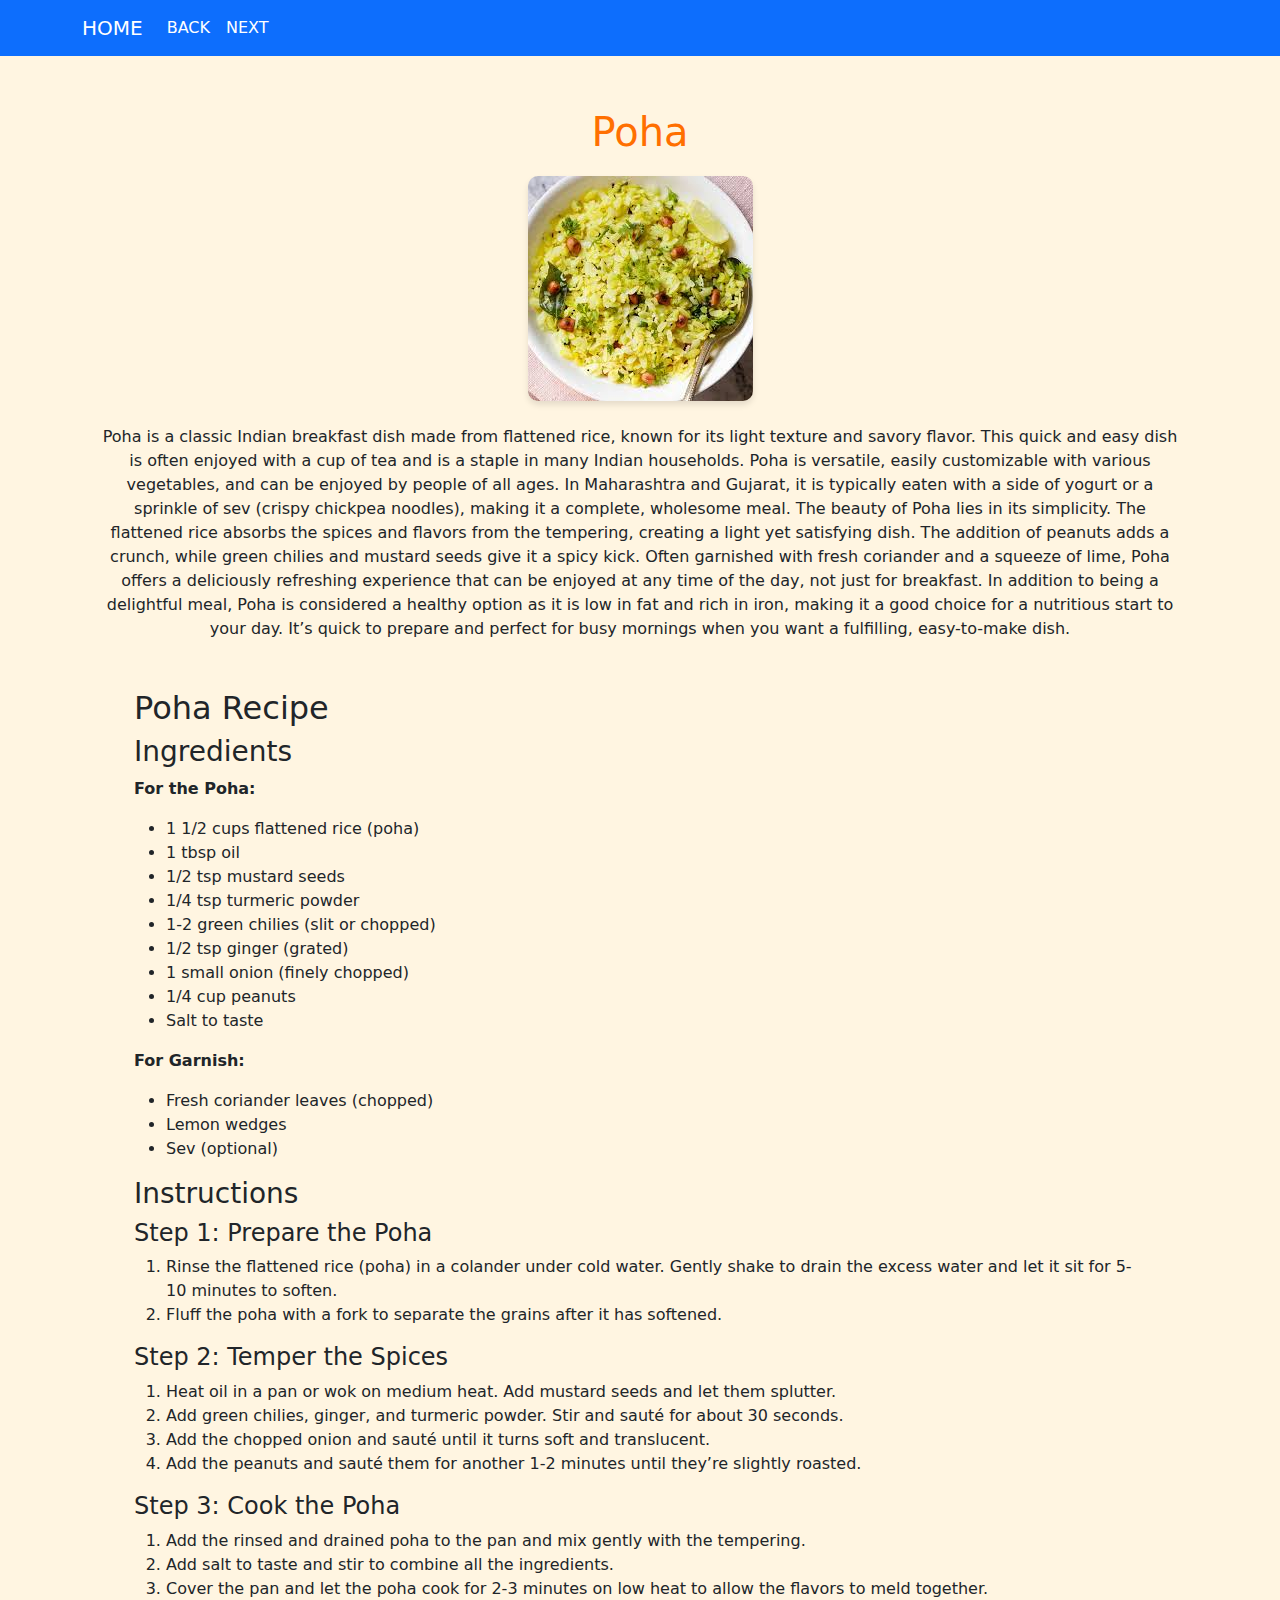
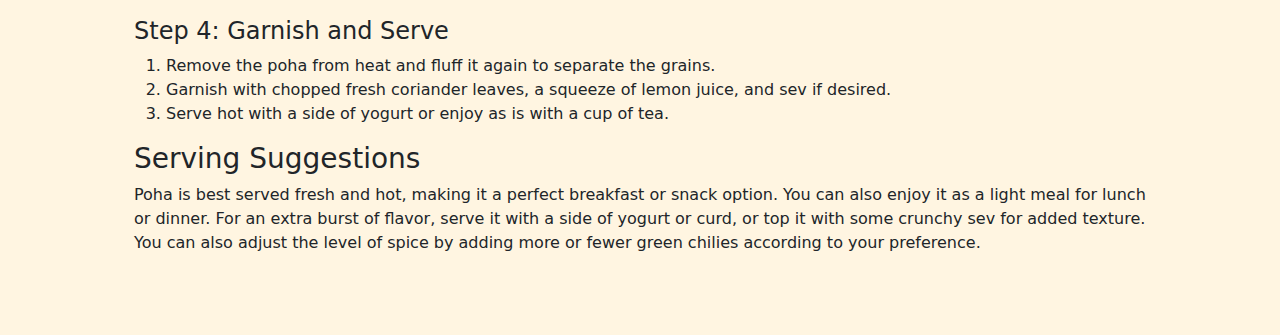
<file: poha.html>
<!DOCTYPE html>
<html lang="en">
<head>
    <meta charset="UTF-8">
    <meta name="viewport" content="width=device-width, initial-scale=1.0">
    <title>Poha Recipe</title>
    <link href="https://cdn.jsdelivr.net/npm/bootstrap@5.3.0-alpha1/dist/css/bootstrap.min.css" rel="stylesheet">
    <style>
        body {
            background-color: #FFF5E1;
        }

        header {
            text-align: center;
            margin: 20px 0;
        }

        header h1 {
            color: #FF6F00;
        }

        .recipe-image {
            max-width: 100%;
            height: auto;
            border-radius: 10px;
            box-shadow: 0 4px 6px rgba(0, 0, 0, 0.1);
        }

        .content {
            padding: 2em;
        }

        nav {
            position: sticky;
            top: 0;
            z-index: 1100;
        }
    </style>
</head>
<body>

    <!-- Navbar -->
    <nav class="navbar navbar-expand-lg navbar-dark bg-primary">
        <div class="container">
            <a class="navbar-brand" href="index.html">HOME</a>
            <button class="navbar-toggler" type="button" data-bs-toggle="collapse" data-bs-target="#navbarNav" aria-controls="navbarNav" aria-expanded="false" aria-label="Toggle navigation">
                <span class="navbar-toggler-icon"></span>
            </button>
            <div class="collapse navbar-collapse" id="navbarNav">
                <ul class="navbar-nav">
                    <li class="nav-item">
                        <a class="nav-link active" href="bhakri.html">BACK</a>
                    </li>
                    <li class="nav-item">
                        <a class="nav-link active" href="solk.html">NEXT</a>
                    </li>
                </ul>
            </div>
        </div>
    </nav>

    <!-- Content Section -->
    <div class="container content">
        <header>
            <h1>Poha</h1>
        </header>
        <div class="text-center">
            <img src="download-4.jpg" alt="Poha" class="recipe-image">
        </div>
        <p class="mt-4 text-center">
            Poha is a classic Indian breakfast dish made from flattened rice, known for its light texture and savory flavor. This quick and easy dish is often enjoyed with a cup of tea and is a staple in many Indian households. Poha is versatile, easily customizable with various vegetables, and can be enjoyed by people of all ages. In Maharashtra and Gujarat, it is typically eaten with a side of yogurt or a sprinkle of sev (crispy chickpea noodles), making it a complete, wholesome meal.

            The beauty of Poha lies in its simplicity. The flattened rice absorbs the spices and flavors from the tempering, creating a light yet satisfying dish. The addition of peanuts adds a crunch, while green chilies and mustard seeds give it a spicy kick. Often garnished with fresh coriander and a squeeze of lime, Poha offers a deliciously refreshing experience that can be enjoyed at any time of the day, not just for breakfast.

            In addition to being a delightful meal, Poha is considered a healthy option as it is low in fat and rich in iron, making it a good choice for a nutritious start to your day. It’s quick to prepare and perfect for busy mornings when you want a fulfilling, easy-to-make dish.
        </p>

        <div class="container content">
            <h2>Poha Recipe</h2>

            <h3>Ingredients</h3>
            <p><strong>For the Poha:</strong></p>
            <ul>
                <li>1 1/2 cups flattened rice (poha)</li>
                <li>1 tbsp oil</li>
                <li>1/2 tsp mustard seeds</li>
                <li>1/4 tsp turmeric powder</li>
                <li>1-2 green chilies (slit or chopped)</li>
                <li>1/2 tsp ginger (grated)</li>
                <li>1 small onion (finely chopped)</li>
                <li>1/4 cup peanuts</li>
                <li>Salt to taste</li>
            </ul>
            <p><strong>For Garnish:</strong></p>
            <ul>
                <li>Fresh coriander leaves (chopped)</li>
                <li>Lemon wedges</li>
                <li>Sev (optional)</li>
            </ul>

            <h3>Instructions</h3>
            <h4>Step 1: Prepare the Poha</h4>
            <ol>
                <li>Rinse the flattened rice (poha) in a colander under cold water. Gently shake to drain the excess water and let it sit for 5-10 minutes to soften.</li>
                <li>Fluff the poha with a fork to separate the grains after it has softened.</li>
            </ol>

            <h4>Step 2: Temper the Spices</h4>
            <ol>
                <li>Heat oil in a pan or wok on medium heat. Add mustard seeds and let them splutter.</li>
                <li>Add green chilies, ginger, and turmeric powder. Stir and sauté for about 30 seconds.</li>
                <li>Add the chopped onion and sauté until it turns soft and translucent.</li>
                <li>Add the peanuts and sauté them for another 1-2 minutes until they’re slightly roasted.</li>
            </ol>

            <h4>Step 3: Cook the Poha</h4>
            <ol>
                <li>Add the rinsed and drained poha to the pan and mix gently with the tempering.</li>
                <li>Add salt to taste and stir to combine all the ingredients.</li>
                <li>Cover the pan and let the poha cook for 2-3 minutes on low heat to allow the flavors to meld together.</li>
            </ol>

            <h4>Step 4: Garnish and Serve</h4>
            <ol>
                <li>Remove the poha from heat and fluff it again to separate the grains.</li>
                <li>Garnish with chopped fresh coriander leaves, a squeeze of lemon juice, and sev if desired.</li>
                <li>Serve hot with a side of yogurt or enjoy as is with a cup of tea.</li>
            </ol>

            <h3>Serving Suggestions</h3>
            <p>
                Poha is best served fresh and hot, making it a perfect breakfast or snack option. You can also enjoy it as a light meal for lunch or dinner. For an extra burst of flavor, serve it with a side of yogurt or curd, or top it with some crunchy sev for added texture. You can also adjust the level of spice by adding more or fewer green chilies according to your preference.
            </p>
        </div>
    </div>

    <!-- Bootstrap 5 JS and Popper.js -->
    <script src="https://cdn.jsdelivr.net/npm/@popperjs/core@2.11.6/dist/umd/popper.min.js"></script>
    <script src="https://cdn.jsdelivr.net/npm/bootstrap@5.3.0-alpha1/dist/js/bootstrap.min.js"></script>
</body>
</html>
</file>
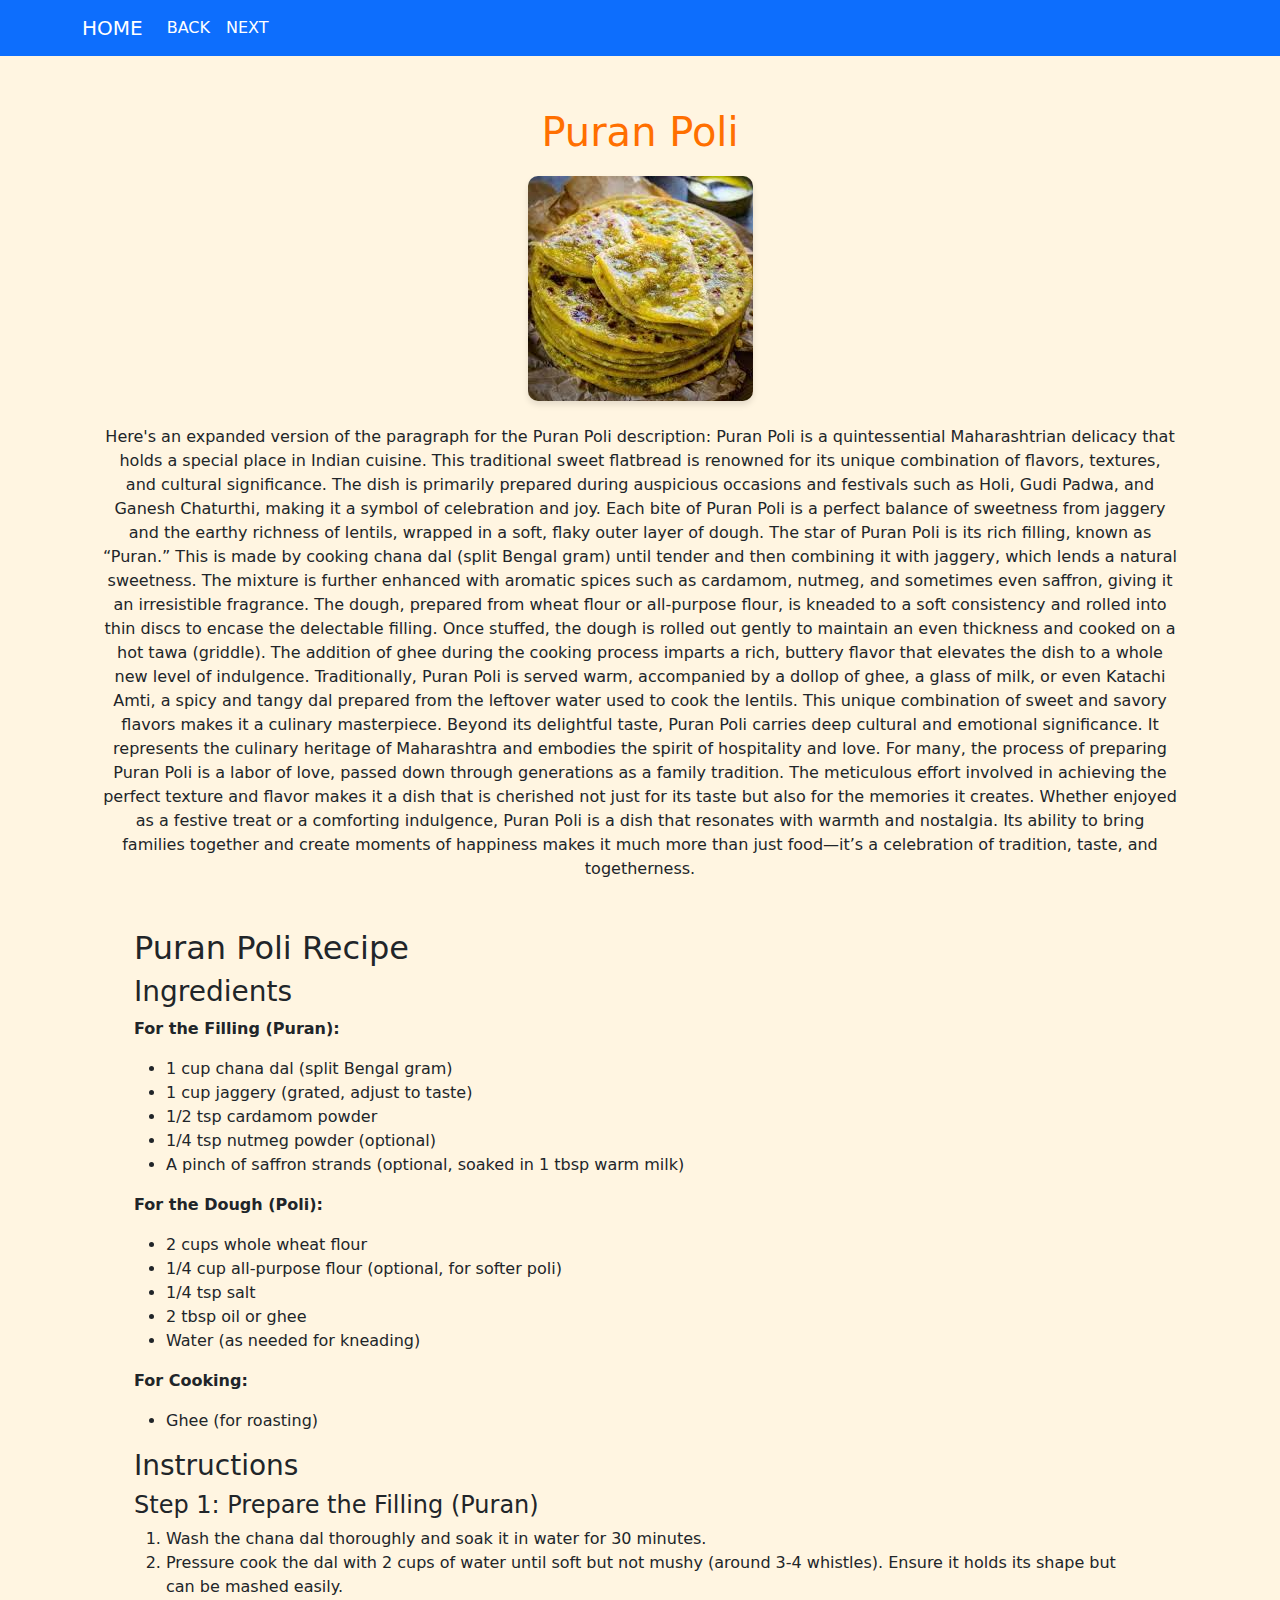
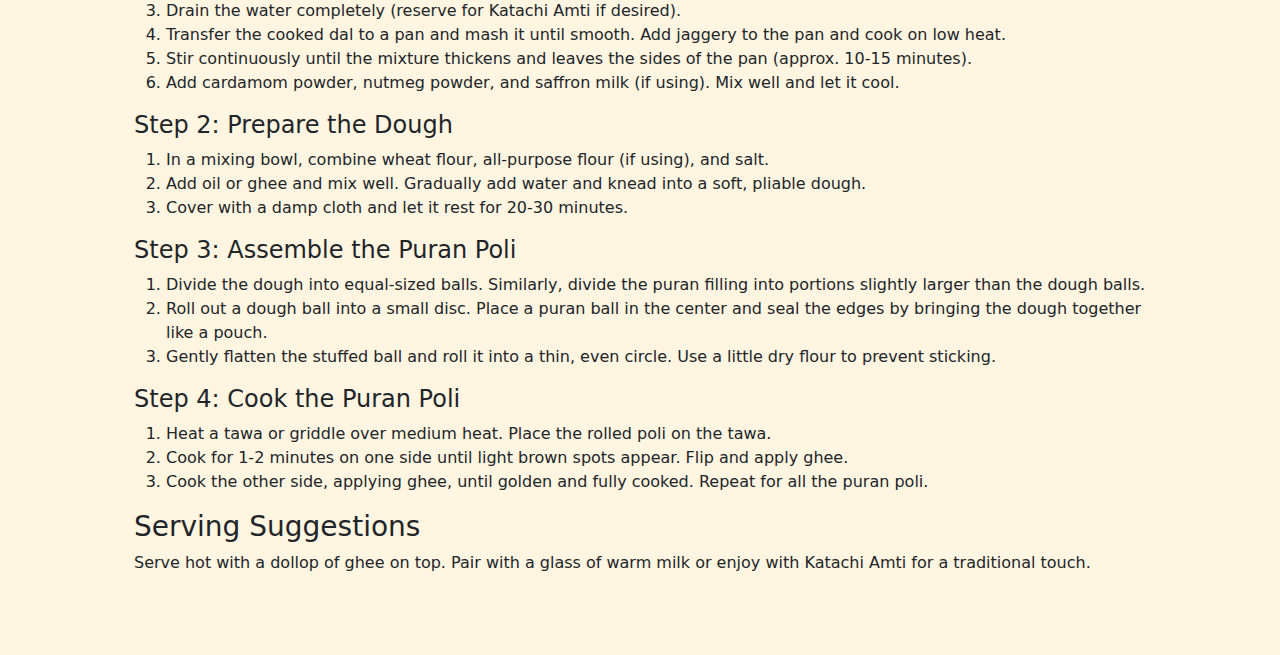
<file: puranpoli.html>
<!DOCTYPE html>
<html lang="en">
<head>
    <meta charset="UTF-8">
    <meta name="viewport" content="width=device-width, initial-scale=1.0">
    <title>Puran Poli Recipe</title>
    <link href="https://cdn.jsdelivr.net/npm/bootstrap@5.3.0-alpha1/dist/css/bootstrap.min.css" rel="stylesheet">
    <style>
        body {
            background-color: #FFF5E1;
        }
        header {
            text-align: center;
            margin: 20px 0;
        }

        header h1 {
            color: #FF6F00;
        }

        .recipe-image {
            max-width: 100%;
            height: auto;
            border-radius: 10px;
            box-shadow: 0 4px 6px rgba(0, 0, 0, 0.1);
        }

        .content {
            padding: 2em;
        }

        nav {
            position: sticky;
            top: 0;
            z-index: 1100;
        }
    </style>
</head>
<body>

    <!-- Navbar -->
    <nav class="navbar navbar-expand-lg navbar-dark bg-primary">
        <div class="container">
            <a class="navbar-brand" href="index.html">HOME</a>
            <button class="navbar-toggler" type="button" data-bs-toggle="collapse" data-bs-target="#navbarNav" aria-controls="navbarNav" aria-expanded="false" aria-label="Toggle navigation">
                <span class="navbar-toggler-icon"></span>
            </button>
            <div class="collapse navbar-collapse" id="navbarNav">
                <ul class="navbar-nav">
                    <li class="nav-item">
                        <a class="nav-link active" href="index.html">BACK</a>
                    </li>
                    <li class="nav-item">
                        <a class="nav-link active" href="vadapav.html">NEXT</a>
                    </li>
                </ul>
            </div>
        </div>
    </nav>

    <!-- Content Section -->
    <div class="container content">
        <header>
            <h1>Puran Poli</h1>
        </header>
        <div class="text-center">
            <img src="images-1.jpg" alt="Puran Poli" class="recipe-image">
        </div>
        <p class="mt-4 text-center">
            Here's an expanded version of the paragraph for the Puran Poli description:

Puran Poli is a quintessential Maharashtrian delicacy that holds a special place in Indian cuisine. This traditional sweet flatbread is renowned for its unique combination of flavors, textures, and cultural significance. The dish is primarily prepared during auspicious occasions and festivals such as Holi, Gudi Padwa, and Ganesh Chaturthi, making it a symbol of celebration and joy. Each bite of Puran Poli is a perfect balance of sweetness from jaggery and the earthy richness of lentils, wrapped in a soft, flaky outer layer of dough.

The star of Puran Poli is its rich filling, known as “Puran.” This is made by cooking chana dal (split Bengal gram) until tender and then combining it with jaggery, which lends a natural sweetness. The mixture is further enhanced with aromatic spices such as cardamom, nutmeg, and sometimes even saffron, giving it an irresistible fragrance. The dough, prepared from wheat flour or all-purpose flour, is kneaded to a soft consistency and rolled into thin discs to encase the delectable filling.

Once stuffed, the dough is rolled out gently to maintain an even thickness and cooked on a hot tawa (griddle). The addition of ghee during the cooking process imparts a rich, buttery flavor that elevates the dish to a whole new level of indulgence. Traditionally, Puran Poli is served warm, accompanied by a dollop of ghee, a glass of milk, or even Katachi Amti, a spicy and tangy dal prepared from the leftover water used to cook the lentils. This unique combination of sweet and savory flavors makes it a culinary masterpiece.

Beyond its delightful taste, Puran Poli carries deep cultural and emotional significance. It represents the culinary heritage of Maharashtra and embodies the spirit of hospitality and love. For many, the process of preparing Puran Poli is a labor of love, passed down through generations as a family tradition. The meticulous effort involved in achieving the perfect texture and flavor makes it a dish that is cherished not just for its taste but also for the memories it creates.

Whether enjoyed as a festive treat or a comforting indulgence, Puran Poli is a dish that resonates with warmth and nostalgia. Its ability to bring families together and create moments of happiness makes it much more than just food—it’s a celebration of tradition, taste, and togetherness.
        </p>
        <div class="container content">
            <h2>Puran Poli Recipe</h2>
            
            <h3>Ingredients</h3>
            <p><strong>For the Filling (Puran):</strong></p>
            <ul>
                <li>1 cup chana dal (split Bengal gram)</li>
                <li>1 cup jaggery (grated, adjust to taste)</li>
                <li>1/2 tsp cardamom powder</li>
                <li>1/4 tsp nutmeg powder (optional)</li>
                <li>A pinch of saffron strands (optional, soaked in 1 tbsp warm milk)</li>
            </ul>
            <p><strong>For the Dough (Poli):</strong></p>
            <ul>
                <li>2 cups whole wheat flour</li>
                <li>1/4 cup all-purpose flour (optional, for softer poli)</li>
                <li>1/4 tsp salt</li>
                <li>2 tbsp oil or ghee</li>
                <li>Water (as needed for kneading)</li>
            </ul>
            <p><strong>For Cooking:</strong></p>
            <ul>
                <li>Ghee (for roasting)</li>
            </ul>
        
            <h3>Instructions</h3>
            <h4>Step 1: Prepare the Filling (Puran)</h4>
            <ol>
                <li>Wash the chana dal thoroughly and soak it in water for 30 minutes.</li>
                <li>Pressure cook the dal with 2 cups of water until soft but not mushy (around 3-4 whistles). Ensure it holds its shape but can be mashed easily.</li>
                <li>Drain the water completely (reserve for Katachi Amti if desired).</li>
                <li>Transfer the cooked dal to a pan and mash it until smooth. Add jaggery to the pan and cook on low heat.</li>
                <li>Stir continuously until the mixture thickens and leaves the sides of the pan (approx. 10-15 minutes).</li>
                <li>Add cardamom powder, nutmeg powder, and saffron milk (if using). Mix well and let it cool.</li>
            </ol>
        
            <h4>Step 2: Prepare the Dough</h4>
            <ol>
                <li>In a mixing bowl, combine wheat flour, all-purpose flour (if using), and salt.</li>
                <li>Add oil or ghee and mix well. Gradually add water and knead into a soft, pliable dough.</li>
                <li>Cover with a damp cloth and let it rest for 20-30 minutes.</li>
            </ol>
        
            <h4>Step 3: Assemble the Puran Poli</h4>
            <ol>
                <li>Divide the dough into equal-sized balls. Similarly, divide the puran filling into portions slightly larger than the dough balls.</li>
                <li>Roll out a dough ball into a small disc. Place a puran ball in the center and seal the edges by bringing the dough together like a pouch.</li>
                <li>Gently flatten the stuffed ball and roll it into a thin, even circle. Use a little dry flour to prevent sticking.</li>
            </ol>
        
            <h4>Step 4: Cook the Puran Poli</h4>
            <ol>
                <li>Heat a tawa or griddle over medium heat. Place the rolled poli on the tawa.</li>
                <li>Cook for 1-2 minutes on one side until light brown spots appear. Flip and apply ghee.</li>
                <li>Cook the other side, applying ghee, until golden and fully cooked. Repeat for all the puran poli.</li>
            </ol>
        
            <h3>Serving Suggestions</h3>
            <p>
                Serve hot with a dollop of ghee on top. Pair with a glass of warm milk or enjoy with Katachi Amti for a traditional touch.
            </p>
        </div>
    </div>

    <!-- Bootstrap 5 JS and Popper.js -->
    <script src="https://cdn.jsdelivr.net/npm/@popperjs/core@2.11.6/dist/umd/popper.min.js"></script>
    <script src="https://cdn.jsdelivr.net/npm/bootstrap@5.3.0-alpha1/dist/js/bootstrap.min.js"></script>
</body>
</html>
</file>
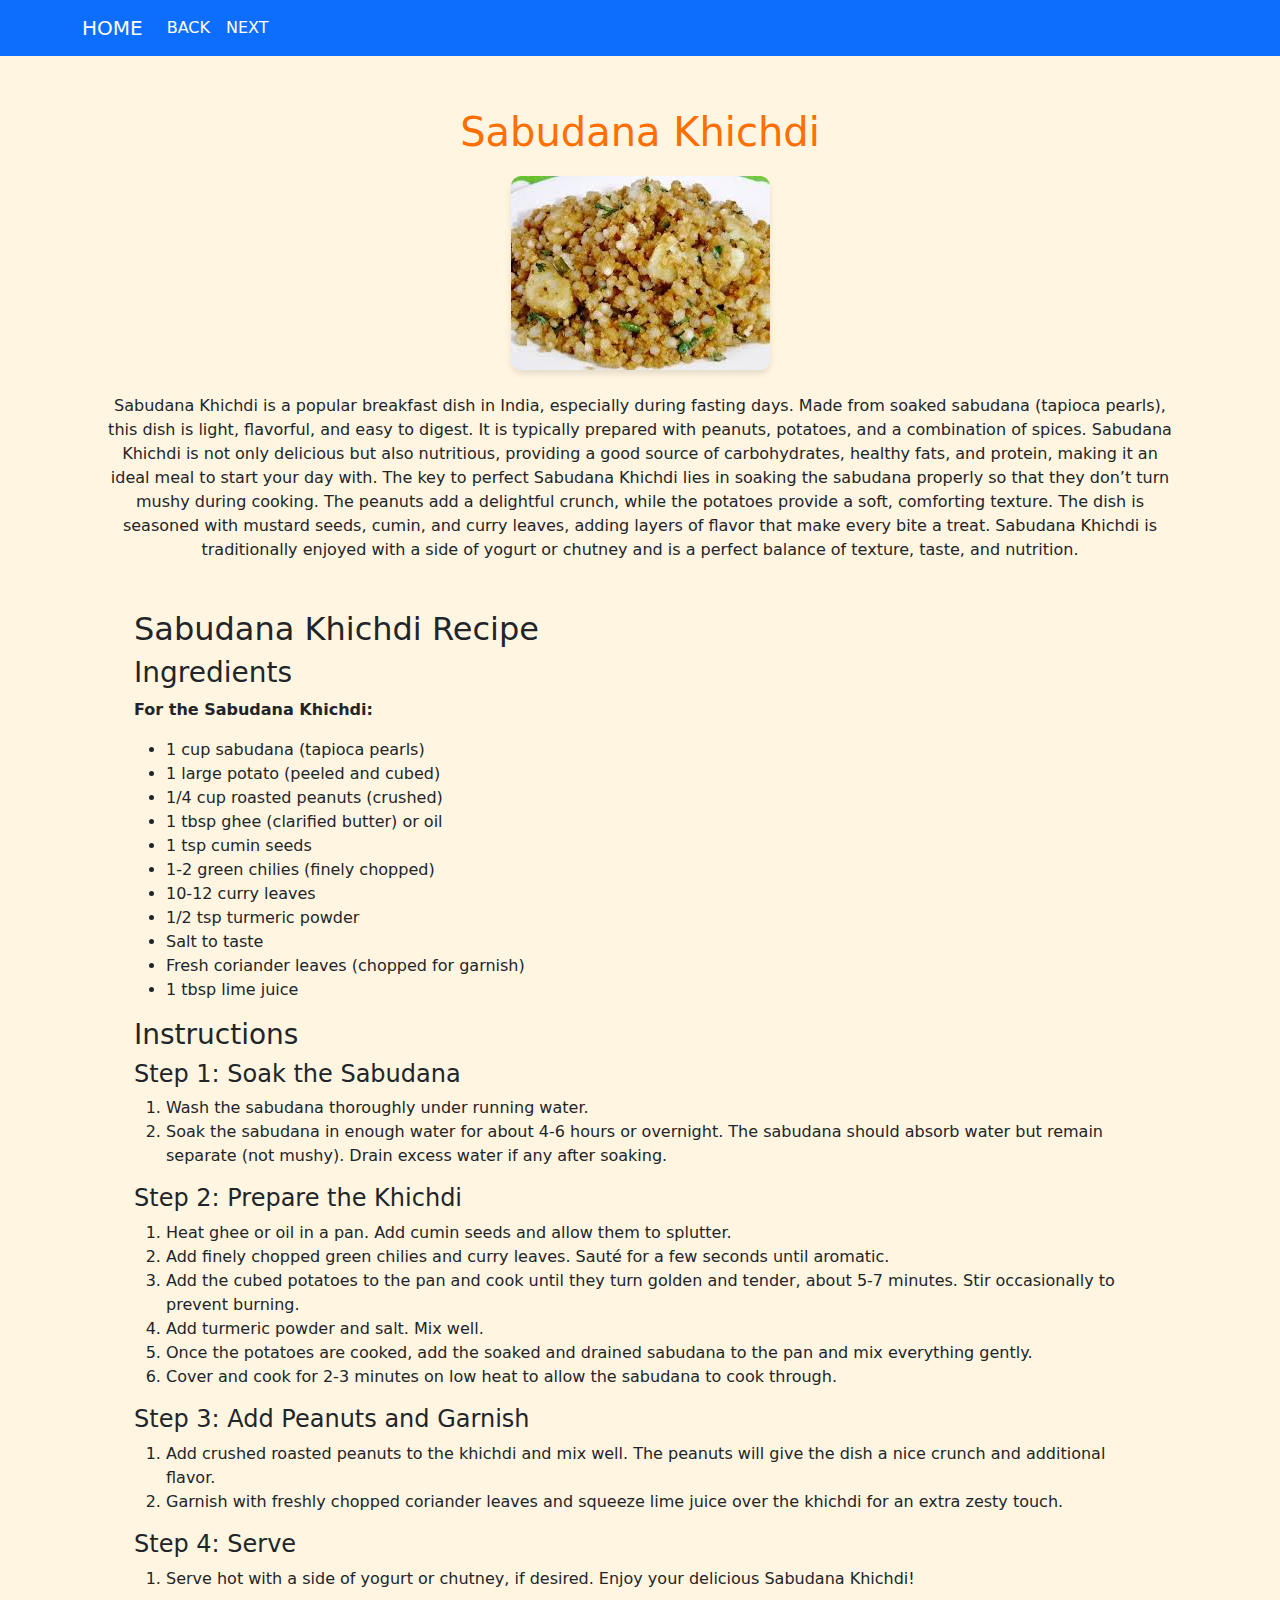
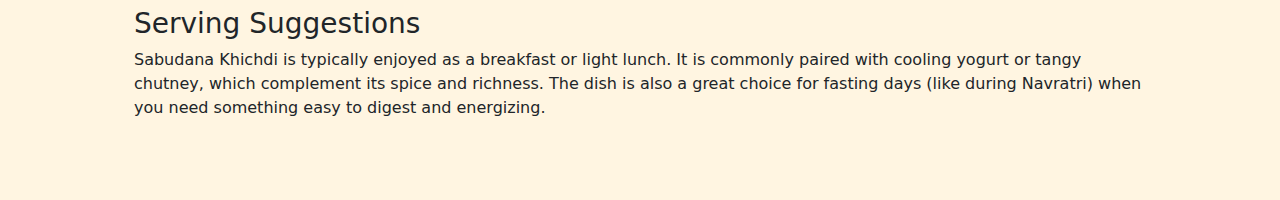
<file: sabu.html>
<!DOCTYPE html>
<html lang="en">
<head>
    <meta charset="UTF-8">
    <meta name="viewport" content="width=device-width, initial-scale=1.0">
    <title>Sabudana Khichdi Recipe</title>
    <link href="https://cdn.jsdelivr.net/npm/bootstrap@5.3.0-alpha1/dist/css/bootstrap.min.css" rel="stylesheet">
    <style>
        body {
            background-color: #FFF5E1;
        }

        header {
            text-align: center;
            margin: 20px 0;
        }

        header h1 {
            color: #FF6F00;
        }

        .recipe-image {
            max-width: 100%;
            height: auto;
            border-radius: 10px;
            box-shadow: 0 4px 6px rgba(0, 0, 0, 0.1);
        }

        .content {
            padding: 2em;
        }

        nav {
            position: sticky;
            top: 0;
            z-index: 1100;
        }
    </style>
</head>
<body>

    <!-- Navbar -->
    <nav class="navbar navbar-expand-lg navbar-dark bg-primary">
        <div class="container">
            <a class="navbar-brand" href="index.html">HOME</a>
            <button class="navbar-toggler" type="button" data-bs-toggle="collapse" data-bs-target="#navbarNav" aria-controls="navbarNav" aria-expanded="false" aria-label="Toggle navigation">
                <span class="navbar-toggler-icon"></span>
            </button>
            <div class="collapse navbar-collapse" id="navbarNav">
                <ul class="navbar-nav">
                    <li class="nav-item">
                        <a class="nav-link active" href="solk.html">BACK</a>
                    </li>
                    <li class="nav-item">
                        <a class="nav-link active" href="modak.html">NEXT</a>
                    </li>
                </ul>
            </div>
        </div>
    </nav>

    <!-- Content Section -->
    <div class="container content">
        <header>
            <h1>Sabudana Khichdi</h1>
        </header>
        <div class="text-center">
            <img src="download-3.jpg" alt="Sabudana Khichdi" class="recipe-image">
        </div>
        <p class="mt-4 text-center">
            Sabudana Khichdi is a popular breakfast dish in India, especially during fasting days. Made from soaked sabudana (tapioca pearls), this dish is light, flavorful, and easy to digest. It is typically prepared with peanuts, potatoes, and a combination of spices. Sabudana Khichdi is not only delicious but also nutritious, providing a good source of carbohydrates, healthy fats, and protein, making it an ideal meal to start your day with.

            The key to perfect Sabudana Khichdi lies in soaking the sabudana properly so that they don’t turn mushy during cooking. The peanuts add a delightful crunch, while the potatoes provide a soft, comforting texture. The dish is seasoned with mustard seeds, cumin, and curry leaves, adding layers of flavor that make every bite a treat. Sabudana Khichdi is traditionally enjoyed with a side of yogurt or chutney and is a perfect balance of texture, taste, and nutrition.
        </p>

        <div class="container content">
            <h2>Sabudana Khichdi Recipe</h2>

            <h3>Ingredients</h3>
            <p><strong>For the Sabudana Khichdi:</strong></p>
            <ul>
                <li>1 cup sabudana (tapioca pearls)</li>
                <li>1 large potato (peeled and cubed)</li>
                <li>1/4 cup roasted peanuts (crushed)</li>
                <li>1 tbsp ghee (clarified butter) or oil</li>
                <li>1 tsp cumin seeds</li>
                <li>1-2 green chilies (finely chopped)</li>
                <li>10-12 curry leaves</li>
                <li>1/2 tsp turmeric powder</li>
                <li>Salt to taste</li>
                <li>Fresh coriander leaves (chopped for garnish)</li>
                <li>1 tbsp lime juice</li>
            </ul>

            <h3>Instructions</h3>
            <h4>Step 1: Soak the Sabudana</h4>
            <ol>
                <li>Wash the sabudana thoroughly under running water.</li>
                <li>Soak the sabudana in enough water for about 4-6 hours or overnight. The sabudana should absorb water but remain separate (not mushy). Drain excess water if any after soaking.</li>
            </ol>

            <h4>Step 2: Prepare the Khichdi</h4>
            <ol>
                <li>Heat ghee or oil in a pan. Add cumin seeds and allow them to splutter.</li>
                <li>Add finely chopped green chilies and curry leaves. Sauté for a few seconds until aromatic.</li>
                <li>Add the cubed potatoes to the pan and cook until they turn golden and tender, about 5-7 minutes. Stir occasionally to prevent burning.</li>
                <li>Add turmeric powder and salt. Mix well.</li>
                <li>Once the potatoes are cooked, add the soaked and drained sabudana to the pan and mix everything gently.</li>
                <li>Cover and cook for 2-3 minutes on low heat to allow the sabudana to cook through.</li>
            </ol>

            <h4>Step 3: Add Peanuts and Garnish</h4>
            <ol>
                <li>Add crushed roasted peanuts to the khichdi and mix well. The peanuts will give the dish a nice crunch and additional flavor.</li>
                <li>Garnish with freshly chopped coriander leaves and squeeze lime juice over the khichdi for an extra zesty touch.</li>
            </ol>

            <h4>Step 4: Serve</h4>
            <ol>
                <li>Serve hot with a side of yogurt or chutney, if desired. Enjoy your delicious Sabudana Khichdi!</li>
            </ol>

            <h3>Serving Suggestions</h3>
            <p>
                Sabudana Khichdi is typically enjoyed as a breakfast or light lunch. It is commonly paired with cooling yogurt or tangy chutney, which complement its spice and richness. The dish is also a great choice for fasting days (like during Navratri) when you need something easy to digest and energizing.
            </p>
        </div>
    </div>

    <!-- Bootstrap 5 JS and Popper.js -->
    <script src="https://cdn.jsdelivr.net/npm/@popperjs/core@2.11.6/dist/umd/popper.min.js"></script>
    <script src="https://cdn.jsdelivr.net/npm/bootstrap@5.3.0-alpha1/dist/js/bootstrap.min.js"></script>
</body>
</html>
</file>
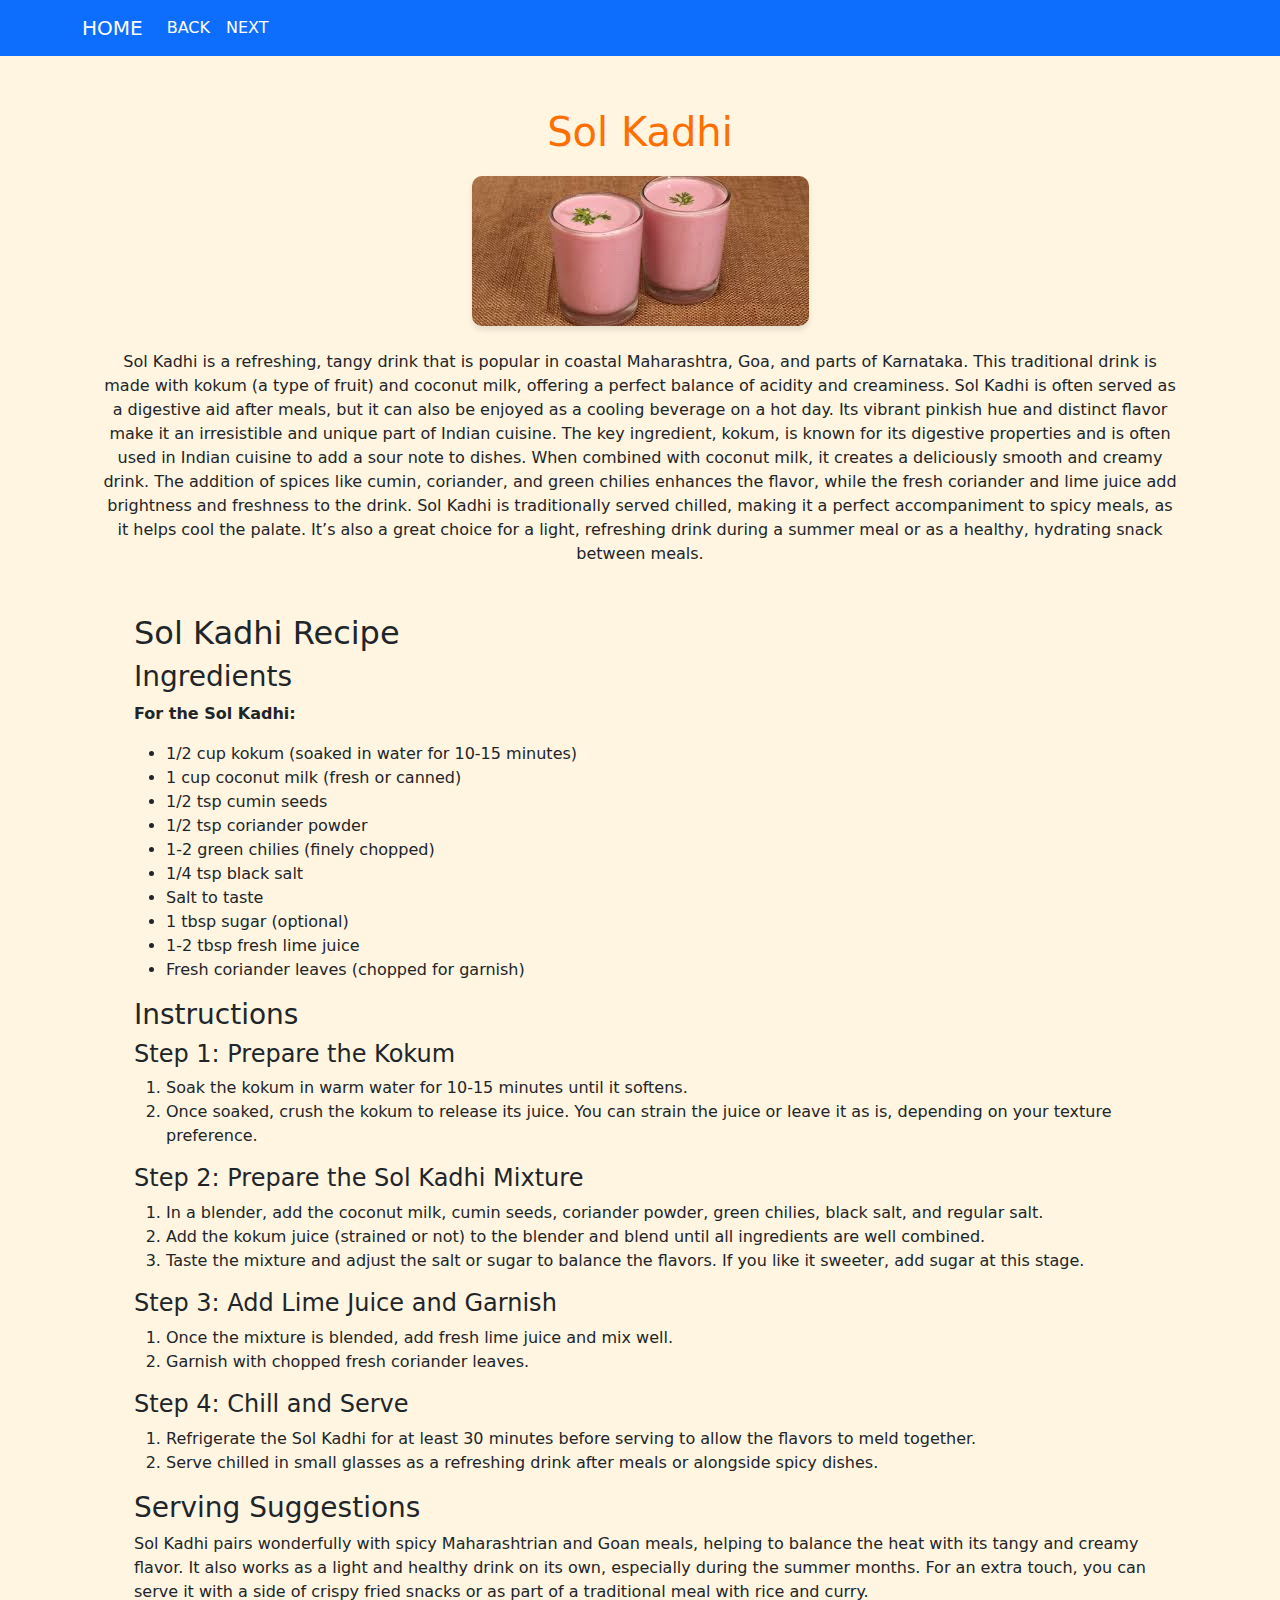
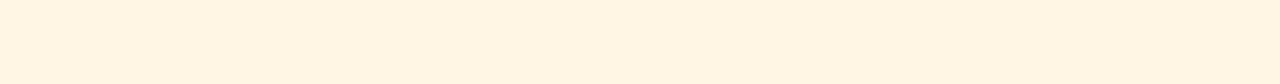
<file: solk.html>
<!DOCTYPE html>
<html lang="en">
<head>
    <meta charset="UTF-8">
    <meta name="viewport" content="width=device-width, initial-scale=1.0">
    <title>Sol Kadhi Recipe</title>
    <link href="https://cdn.jsdelivr.net/npm/bootstrap@5.3.0-alpha1/dist/css/bootstrap.min.css" rel="stylesheet">
    <style>
        body {
            background-color: #FFF5E1;
        }

        header {
            text-align: center;
            margin: 20px 0;
        }

        header h1 {
            color: #FF6F00;
        }

        .recipe-image {
            max-width: 100%;
            height: auto;
            border-radius: 10px;
            box-shadow: 0 4px 6px rgba(0, 0, 0, 0.1);
        }

        .content {
            padding: 2em;
        }

        nav {
            position: sticky;
            top: 0;
            z-index: 1100;
        }
    </style>
</head>
<body>

    <!-- Navbar -->
    <nav class="navbar navbar-expand-lg navbar-dark bg-primary">
        <div class="container">
            <a class="navbar-brand" href="index.html">HOME</a>
            <button class="navbar-toggler" type="button" data-bs-toggle="collapse" data-bs-target="#navbarNav" aria-controls="navbarNav" aria-expanded="false" aria-label="Toggle navigation">
                <span class="navbar-toggler-icon"></span>
            </button>
            <div class="collapse navbar-collapse" id="navbarNav">
                <ul class="navbar-nav">
                    <li class="nav-item">
                        <a class="nav-link active" href="poha.html">BACK</a>
                    </li>
                    <li class="nav-item">
                        <a class="nav-link active" href="sabu.html">NEXT</a>
                    </li>
                </ul>
            </div>
        </div>
    </nav>

    <!-- Content Section -->
    <div class="container content">
        <header>
            <h1>Sol Kadhi</h1>
        </header>
        <div class="text-center">
            <img src="download.jpeg" alt="Sol Kadhi" class="recipe-image">
        </div>
        <p class="mt-4 text-center">
            Sol Kadhi is a refreshing, tangy drink that is popular in coastal Maharashtra, Goa, and parts of Karnataka. This traditional drink is made with kokum (a type of fruit) and coconut milk, offering a perfect balance of acidity and creaminess. Sol Kadhi is often served as a digestive aid after meals, but it can also be enjoyed as a cooling beverage on a hot day. Its vibrant pinkish hue and distinct flavor make it an irresistible and unique part of Indian cuisine.

            The key ingredient, kokum, is known for its digestive properties and is often used in Indian cuisine to add a sour note to dishes. When combined with coconut milk, it creates a deliciously smooth and creamy drink. The addition of spices like cumin, coriander, and green chilies enhances the flavor, while the fresh coriander and lime juice add brightness and freshness to the drink.

            Sol Kadhi is traditionally served chilled, making it a perfect accompaniment to spicy meals, as it helps cool the palate. It’s also a great choice for a light, refreshing drink during a summer meal or as a healthy, hydrating snack between meals.
        </p>

        <div class="container content">
            <h2>Sol Kadhi Recipe</h2>

            <h3>Ingredients</h3>
            <p><strong>For the Sol Kadhi:</strong></p>
            <ul>
                <li>1/2 cup kokum (soaked in water for 10-15 minutes)</li>
                <li>1 cup coconut milk (fresh or canned)</li>
                <li>1/2 tsp cumin seeds</li>
                <li>1/2 tsp coriander powder</li>
                <li>1-2 green chilies (finely chopped)</li>
                <li>1/4 tsp black salt</li>
                <li>Salt to taste</li>
                <li>1 tbsp sugar (optional)</li>
                <li>1-2 tbsp fresh lime juice</li>
                <li>Fresh coriander leaves (chopped for garnish)</li>
            </ul>

            <h3>Instructions</h3>
            <h4>Step 1: Prepare the Kokum</h4>
            <ol>
                <li>Soak the kokum in warm water for 10-15 minutes until it softens.</li>
                <li>Once soaked, crush the kokum to release its juice. You can strain the juice or leave it as is, depending on your texture preference.</li>
            </ol>

            <h4>Step 2: Prepare the Sol Kadhi Mixture</h4>
            <ol>
                <li>In a blender, add the coconut milk, cumin seeds, coriander powder, green chilies, black salt, and regular salt.</li>
                <li>Add the kokum juice (strained or not) to the blender and blend until all ingredients are well combined.</li>
                <li>Taste the mixture and adjust the salt or sugar to balance the flavors. If you like it sweeter, add sugar at this stage.</li>
            </ol>

            <h4>Step 3: Add Lime Juice and Garnish</h4>
            <ol>
                <li>Once the mixture is blended, add fresh lime juice and mix well.</li>
                <li>Garnish with chopped fresh coriander leaves.</li>
            </ol>

            <h4>Step 4: Chill and Serve</h4>
            <ol>
                <li>Refrigerate the Sol Kadhi for at least 30 minutes before serving to allow the flavors to meld together.</li>
                <li>Serve chilled in small glasses as a refreshing drink after meals or alongside spicy dishes.</li>
            </ol>

            <h3>Serving Suggestions</h3>
            <p>
                Sol Kadhi pairs wonderfully with spicy Maharashtrian and Goan meals, helping to balance the heat with its tangy and creamy flavor. It also works as a light and healthy drink on its own, especially during the summer months. For an extra touch, you can serve it with a side of crispy fried snacks or as part of a traditional meal with rice and curry.
            </p>
        </div>
    </div>

    <!-- Bootstrap 5 JS and Popper.js -->
    <script src="https://cdn.jsdelivr.net/npm/@popperjs/core@2.11.6/dist/umd/popper.min.js"></script>
    <script src="https://cdn.jsdelivr.net/npm/bootstrap@5.3.0-alpha1/dist/js/bootstrap.min.js"></script>
</body>
</html>
</file>
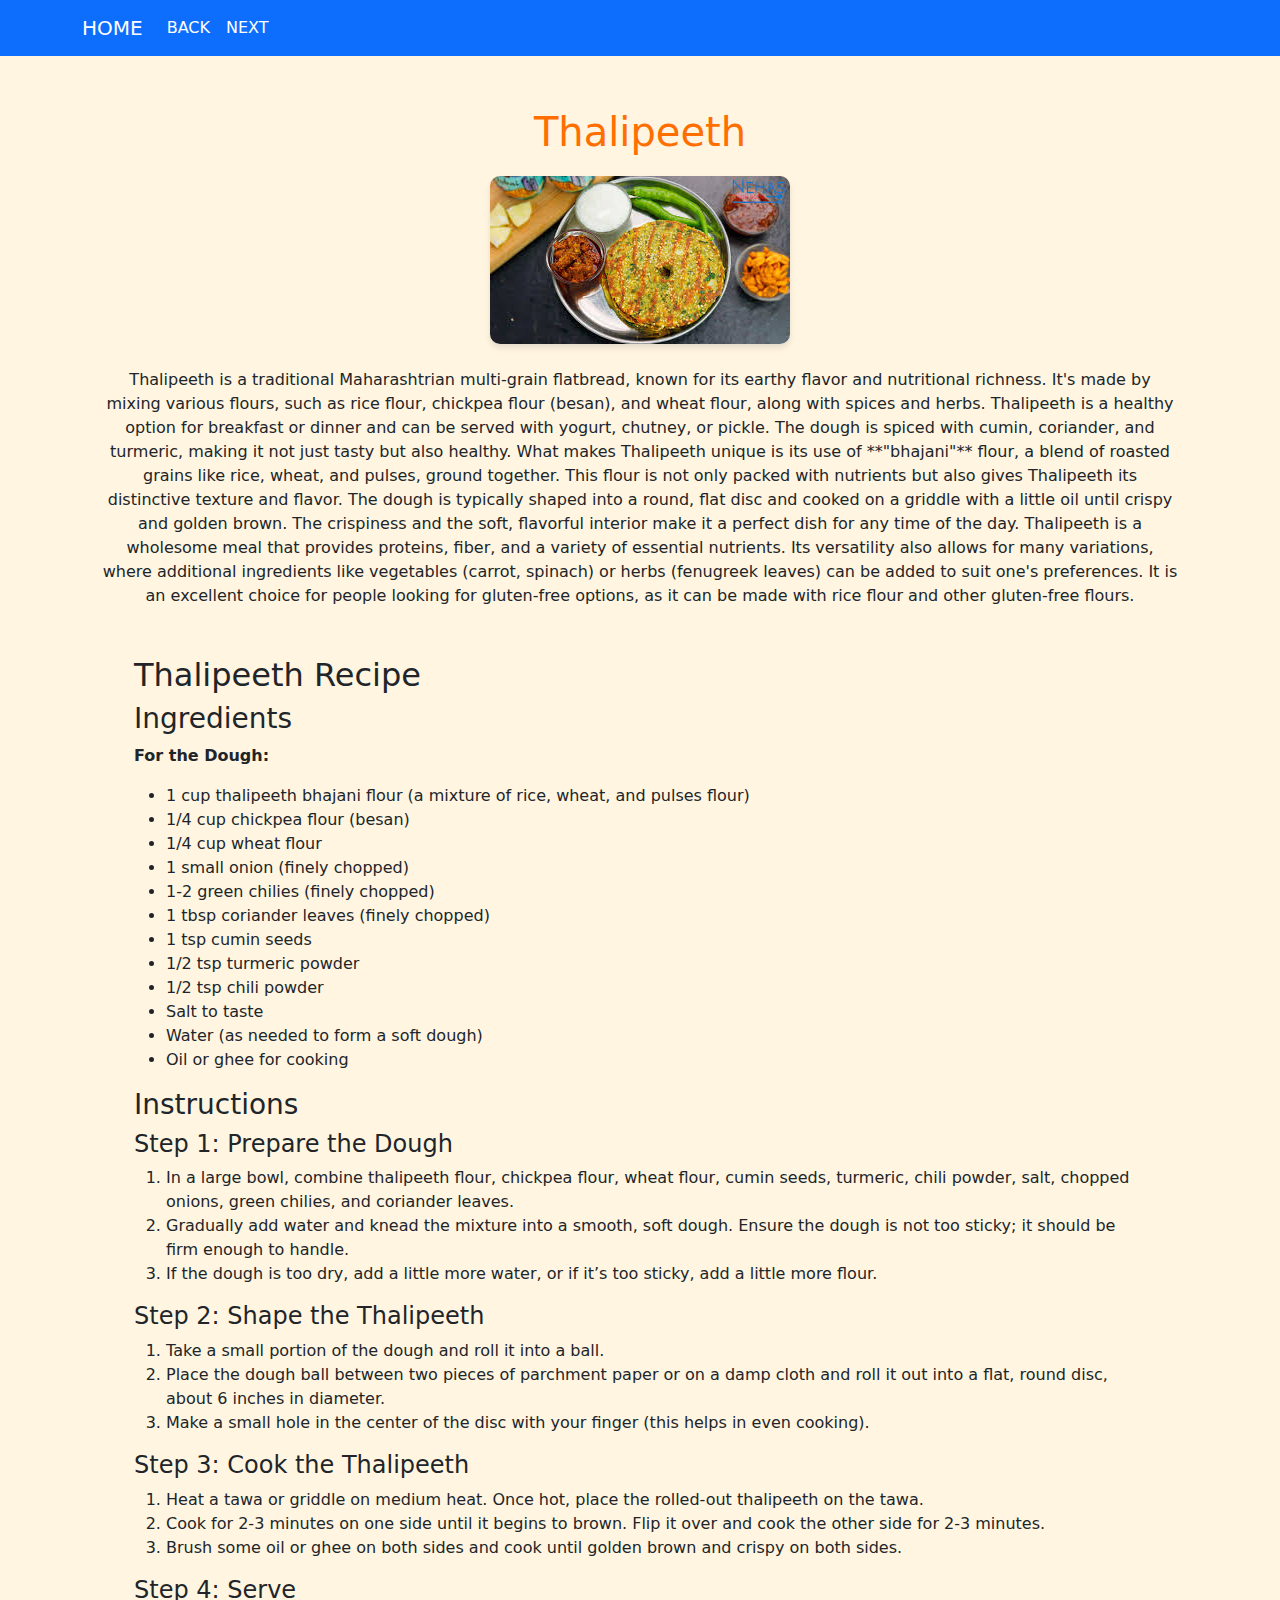
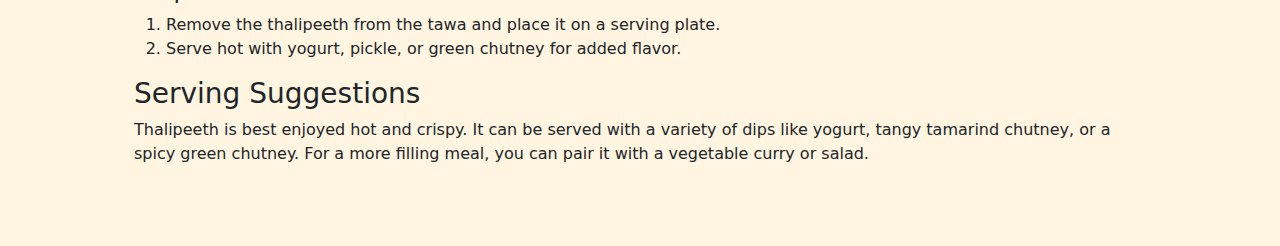
<file: thalipeeth.html>
<!DOCTYPE html>
<html lang="en">
<head>
    <meta charset="UTF-8">
    <meta name="viewport" content="width=device-width, initial-scale=1.0">
    <title>Thalipeeth Recipe</title>
    <link href="https://cdn.jsdelivr.net/npm/bootstrap@5.3.0-alpha1/dist/css/bootstrap.min.css" rel="stylesheet">
    <style>
        body {
            background-color: #FFF5E1;
        }

        header {
            text-align: center;
            margin: 20px 0;
        }

        header h1 {
            color: #FF6F00;
        }

        .recipe-image {
            max-width: 100%;
            height: auto;
            border-radius: 10px;
            box-shadow: 0 4px 6px rgba(0, 0, 0, 0.1);
        }

        .content {
            padding: 2em;
        }

        nav {
            position: sticky;
            top: 0;
            z-index: 1100;
        }
    </style>
</head>
<body>

    <!-- Navbar -->
    <nav class="navbar navbar-expand-lg navbar-dark bg-primary">
        <div class="container">
            <a class="navbar-brand" href="index.html">HOME</a>
            <button class="navbar-toggler" type="button" data-bs-toggle="collapse" data-bs-target="#navbarNav" aria-controls="navbarNav" aria-expanded="false" aria-label="Toggle navigation">
                <span class="navbar-toggler-icon"></span>
            </button>
            <div class="collapse navbar-collapse" id="navbarNav">
                <ul class="navbar-nav">
                    <li class="nav-item">
                        <a class="nav-link active" href="misal-pav.html">BACK</a>
                    </li>
                    <li class="nav-item">
                        <a class="nav-link active" href="bhakri.html">NEXT</a>
                    </li>
                </ul>
            </div>
        </div>
    </nav>

    <!-- Content Section -->
    <div class="container content">
        <header>
            <h1>Thalipeeth</h1>
        </header>
        <div class="text-center">
            <img src="download-1.jpg" alt="Thalipeeth" class="recipe-image">
        </div>
        <p class="mt-4 text-center">
            Thalipeeth is a traditional Maharashtrian multi-grain flatbread, known for its earthy flavor and nutritional richness. It's made by mixing various flours, such as rice flour, chickpea flour (besan), and wheat flour, along with spices and herbs. Thalipeeth is a healthy option for breakfast or dinner and can be served with yogurt, chutney, or pickle. The dough is spiced with cumin, coriander, and turmeric, making it not just tasty but also healthy.

            What makes Thalipeeth unique is its use of **"bhajani"** flour, a blend of roasted grains like rice, wheat, and pulses, ground together. This flour is not only packed with nutrients but also gives Thalipeeth its distinctive texture and flavor. The dough is typically shaped into a round, flat disc and cooked on a griddle with a little oil until crispy and golden brown. The crispiness and the soft, flavorful interior make it a perfect dish for any time of the day.

            Thalipeeth is a wholesome meal that provides proteins, fiber, and a variety of essential nutrients. Its versatility also allows for many variations, where additional ingredients like vegetables (carrot, spinach) or herbs (fenugreek leaves) can be added to suit one's preferences. It is an excellent choice for people looking for gluten-free options, as it can be made with rice flour and other gluten-free flours.
        </p>

        <div class="container content">
            <h2>Thalipeeth Recipe</h2>

            <h3>Ingredients</h3>
            <p><strong>For the Dough:</strong></p>
            <ul>
                <li>1 cup thalipeeth bhajani flour (a mixture of rice, wheat, and pulses flour)</li>
                <li>1/4 cup chickpea flour (besan)</li>
                <li>1/4 cup wheat flour</li>
                <li>1 small onion (finely chopped)</li>
                <li>1-2 green chilies (finely chopped)</li>
                <li>1 tbsp coriander leaves (finely chopped)</li>
                <li>1 tsp cumin seeds</li>
                <li>1/2 tsp turmeric powder</li>
                <li>1/2 tsp chili powder</li>
                <li>Salt to taste</li>
                <li>Water (as needed to form a soft dough)</li>
                <li>Oil or ghee for cooking</li>
            </ul>

            <h3>Instructions</h3>
            <h4>Step 1: Prepare the Dough</h4>
            <ol>
                <li>In a large bowl, combine thalipeeth flour, chickpea flour, wheat flour, cumin seeds, turmeric, chili powder, salt, chopped onions, green chilies, and coriander leaves.</li>
                <li>Gradually add water and knead the mixture into a smooth, soft dough. Ensure the dough is not too sticky; it should be firm enough to handle.</li>
                <li>If the dough is too dry, add a little more water, or if it’s too sticky, add a little more flour.</li>
            </ol>

            <h4>Step 2: Shape the Thalipeeth</h4>
            <ol>
                <li>Take a small portion of the dough and roll it into a ball.</li>
                <li>Place the dough ball between two pieces of parchment paper or on a damp cloth and roll it out into a flat, round disc, about 6 inches in diameter.</li>
                <li>Make a small hole in the center of the disc with your finger (this helps in even cooking).</li>
            </ol>

            <h4>Step 3: Cook the Thalipeeth</h4>
            <ol>
                <li>Heat a tawa or griddle on medium heat. Once hot, place the rolled-out thalipeeth on the tawa.</li>
                <li>Cook for 2-3 minutes on one side until it begins to brown. Flip it over and cook the other side for 2-3 minutes.</li>
                <li>Brush some oil or ghee on both sides and cook until golden brown and crispy on both sides.</li>
            </ol>

            <h4>Step 4: Serve</h4>
            <ol>
                <li>Remove the thalipeeth from the tawa and place it on a serving plate.</li>
                <li>Serve hot with yogurt, pickle, or green chutney for added flavor.</li>
            </ol>

            <h3>Serving Suggestions</h3>
            <p>
                Thalipeeth is best enjoyed hot and crispy. It can be served with a variety of dips like yogurt, tangy tamarind chutney, or a spicy green chutney. For a more filling meal, you can pair it with a vegetable curry or salad.
            </p>
        </div>
    </div>

    <!-- Bootstrap 5 JS and Popper.js -->
    <script src="https://cdn.jsdelivr.net/npm/@popperjs/core@2.11.6/dist/umd/popper.min.js"></script>
    <script src="https://cdn.jsdelivr.net/npm/bootstrap@5.3.0-alpha1/dist/js/bootstrap.min.js"></script>
</body>
</html>
</file>
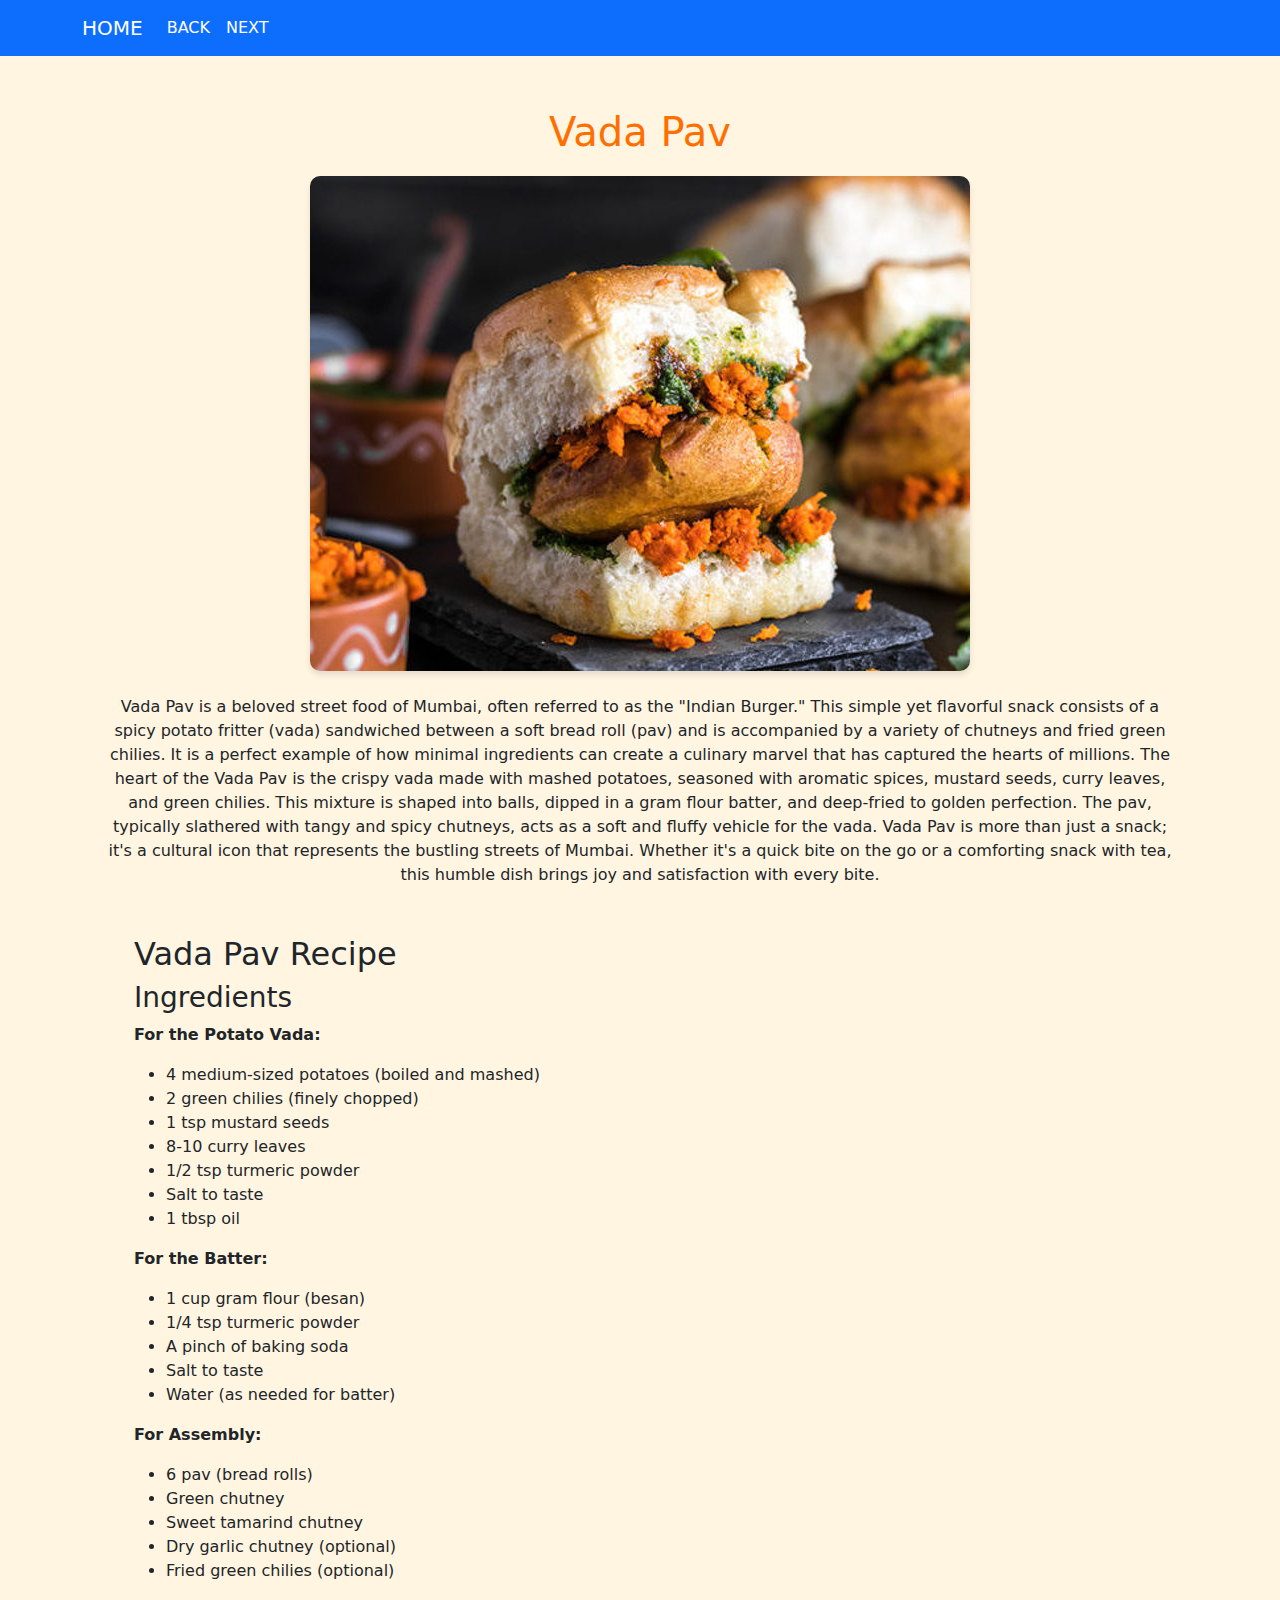
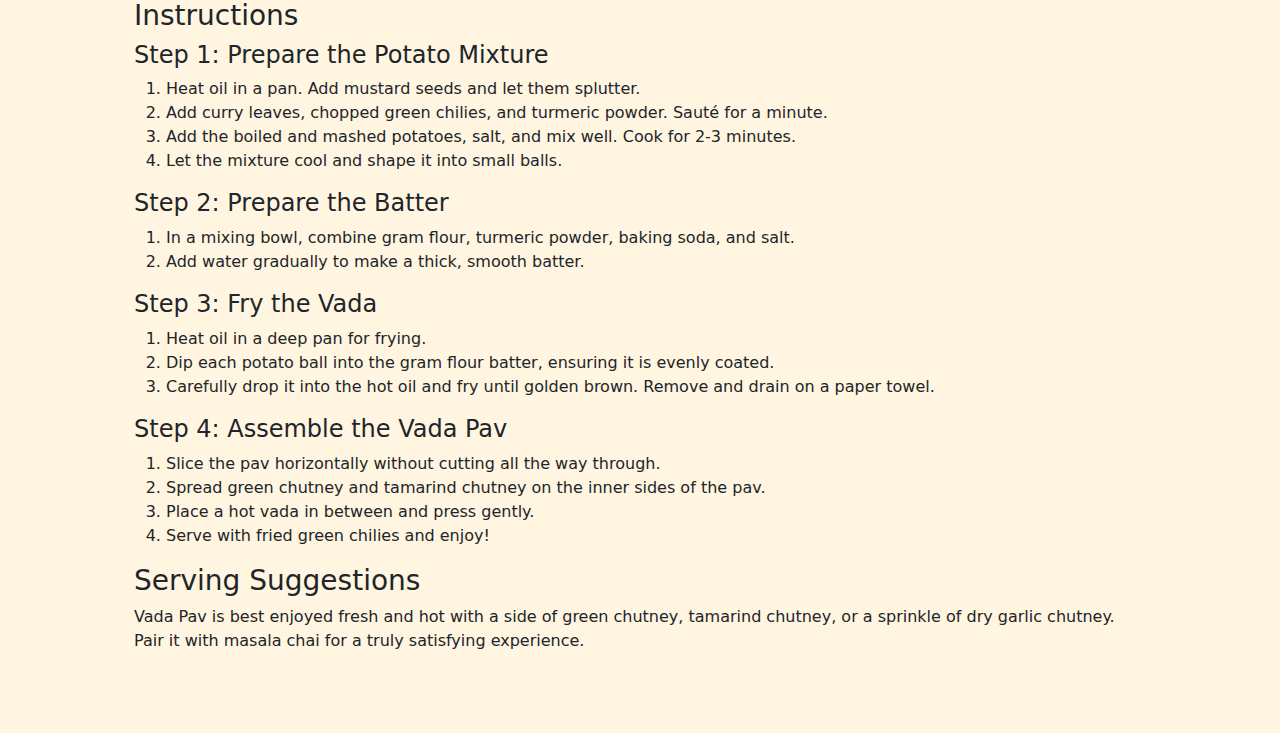
<file: vadapav.html>
<!DOCTYPE html>
<html lang="en">
<head>
    <meta charset="UTF-8">
    <meta name="viewport" content="width=device-width, initial-scale=1.0">
    <title>Vada Pav Recipe</title>
    <link href="https://cdn.jsdelivr.net/npm/bootstrap@5.3.0-alpha1/dist/css/bootstrap.min.css" rel="stylesheet">
    <style>
        body {
            background-color: #FFF5E1;
        }

        header {
            text-align: center;
            margin: 20px 0;
        }

        header h1 {
            color: #FF6F00;
        }

        .recipe-image {
            max-width: 100%;
            height: auto;
            border-radius: 10px;
            box-shadow: 0 4px 6px rgba(0, 0, 0, 0.1);
        }

        .content {
            padding: 2em;
        }

        nav {
            position: sticky;
            top: 0;
            z-index: 1100;
        }
    </style>
</head>
<body>

    <!-- Navbar -->
    <nav class="navbar navbar-expand-lg navbar-dark bg-primary">
        <div class="container">
            <a class="navbar-brand" href="index.html">HOME</a>
            <button class="navbar-toggler" type="button" data-bs-toggle="collapse" data-bs-target="#navbarNav" aria-controls="navbarNav" aria-expanded="false" aria-label="Toggle navigation">
                <span class="navbar-toggler-icon"></span>
            </button>
            <div class="collapse navbar-collapse" id="navbarNav">
                <ul class="navbar-nav">
                    <li class="nav-item">
                        <a class="nav-link active" href="puranpoli.html">BACK</a>
                    </li>
                    <li class="nav-item">
                        <a class="nav-link active" href="misal-pav.html">NEXT</a>
                    </li>
                </ul>
            </div>
        </div>
    </nav>

    <!-- Content Section -->
    <div class="container content">
        <header>
            <h1>Vada Pav</h1>
        </header>
        <div class="text-center">
            <img src="Vada-Pav-500x375.jpg" alt="Vada Pav" class="recipe-image">
        </div>
        <p class="mt-4 text-center">
            Vada Pav is a beloved street food of Mumbai, often referred to as the "Indian Burger." This simple yet flavorful snack consists of a spicy potato fritter (vada) sandwiched between a soft bread roll (pav) and is accompanied by a variety of chutneys and fried green chilies. It is a perfect example of how minimal ingredients can create a culinary marvel that has captured the hearts of millions.  

            The heart of the Vada Pav is the crispy vada made with mashed potatoes, seasoned with aromatic spices, mustard seeds, curry leaves, and green chilies. This mixture is shaped into balls, dipped in a gram flour batter, and deep-fried to golden perfection. The pav, typically slathered with tangy and spicy chutneys, acts as a soft and fluffy vehicle for the vada.  

            Vada Pav is more than just a snack; it's a cultural icon that represents the bustling streets of Mumbai. Whether it's a quick bite on the go or a comforting snack with tea, this humble dish brings joy and satisfaction with every bite.
        </p>

        <div class="container content">
            <h2>Vada Pav Recipe</h2>

            <h3>Ingredients</h3>
            <p><strong>For the Potato Vada:</strong></p>
            <ul>
                <li>4 medium-sized potatoes (boiled and mashed)</li>
                <li>2 green chilies (finely chopped)</li>
                <li>1 tsp mustard seeds</li>
                <li>8-10 curry leaves</li>
                <li>1/2 tsp turmeric powder</li>
                <li>Salt to taste</li>
                <li>1 tbsp oil</li>
            </ul>
            <p><strong>For the Batter:</strong></p>
            <ul>
                <li>1 cup gram flour (besan)</li>
                <li>1/4 tsp turmeric powder</li>
                <li>A pinch of baking soda</li>
                <li>Salt to taste</li>
                <li>Water (as needed for batter)</li>
            </ul>
            <p><strong>For Assembly:</strong></p>
            <ul>
                <li>6 pav (bread rolls)</li>
                <li>Green chutney</li>
                <li>Sweet tamarind chutney</li>
                <li>Dry garlic chutney (optional)</li>
                <li>Fried green chilies (optional)</li>
            </ul>

            <h3>Instructions</h3>
            <h4>Step 1: Prepare the Potato Mixture</h4>
            <ol>
                <li>Heat oil in a pan. Add mustard seeds and let them splutter.</li>
                <li>Add curry leaves, chopped green chilies, and turmeric powder. Sauté for a minute.</li>
                <li>Add the boiled and mashed potatoes, salt, and mix well. Cook for 2-3 minutes.</li>
                <li>Let the mixture cool and shape it into small balls.</li>
            </ol>

            <h4>Step 2: Prepare the Batter</h4>
            <ol>
                <li>In a mixing bowl, combine gram flour, turmeric powder, baking soda, and salt.</li>
                <li>Add water gradually to make a thick, smooth batter.</li>
            </ol>

            <h4>Step 3: Fry the Vada</h4>
            <ol>
                <li>Heat oil in a deep pan for frying.</li>
                <li>Dip each potato ball into the gram flour batter, ensuring it is evenly coated.</li>
                <li>Carefully drop it into the hot oil and fry until golden brown. Remove and drain on a paper towel.</li>
            </ol>

            <h4>Step 4: Assemble the Vada Pav</h4>
            <ol>
                <li>Slice the pav horizontally without cutting all the way through.</li>
                <li>Spread green chutney and tamarind chutney on the inner sides of the pav.</li>
                <li>Place a hot vada in between and press gently.</li>
                <li>Serve with fried green chilies and enjoy!</li>
            </ol>

            <h3>Serving Suggestions</h3>
            <p>
                Vada Pav is best enjoyed fresh and hot with a side of green chutney, tamarind chutney, or a sprinkle of dry garlic chutney. Pair it with masala chai for a truly satisfying experience.
            </p>
        </div>
    </div>

    <!-- Bootstrap 5 JS and Popper.js -->
    <script src="https://cdn.jsdelivr.net/npm/@popperjs/core@2.11.6/dist/umd/popper.min.js"></script>
    <script src="https://cdn.jsdelivr.net/npm/bootstrap@5.3.0-alpha1/dist/js/bootstrap.min.js"></script>
</body>
</html>
</file>
<file: p1.css>
/* General Styles */
 body {
    margin: 0;
    font-family: Arial, sans-serif;
    background-color: #FFF5E1; /* Light beige background */
    color: #333; /* Dark text for readability */
    line-height: 1.6;
}

/* Navbar Styles */
nav {
    display: flex;
    justify-content: space-between;
    align-items: center;
    padding: 1em 2em;
    background-color: #FFB74D; /* Warm orange navbar */
    position: sticky;
    top: 0;
    z-index: 1000;
}

nav a {
    color: #FFF; /* White text on navbar */
    text-decoration: none;
    margin: 0 1em;
    font-weight: bold;
}

nav a:hover {
    color: #FFE0B2; /* Light hover effect */
}

/* Header Styles */
header {
    text-align: center;
    padding: 2em 1em;
    background-color: #FFD180; /* Softer orange for the header */
}

header h1 {
    font-size: 2.5em;
    margin: 0.5em 0;
}

header p {
    font-size: 1.2em;
}

/* Content Styles */
.content {
    padding: 2em;
}

.dish {
    margin-bottom: 2em;
    background-color: #FFF9F0; /* Light card background */
    padding: 1em;
    border-radius: 10px;
    display: flex;
    flex-wrap: wrap;
    align-items: center;
    box-shadow: 0 4px 6px rgba(0, 0, 0, 0.1); /* Subtle shadow */
}

.dish img {
    max-width: 150px;
    max-height: 150px;
    margin-right: 1em;
    border-radius: 10px;
    border: 2px solid #FFD180; /* Slight border for images */
}

.dish h3 {
    margin: 0;
}

.dish p {
    margin: 0.5em 0 0;
}

.dish a {
    text-decoration: none;
    color: #FF6F00; /* Link color */
    font-weight: bold;
}

.dish a:hover {
    color: #FF3D00; /* Hover color */
}
</file>
